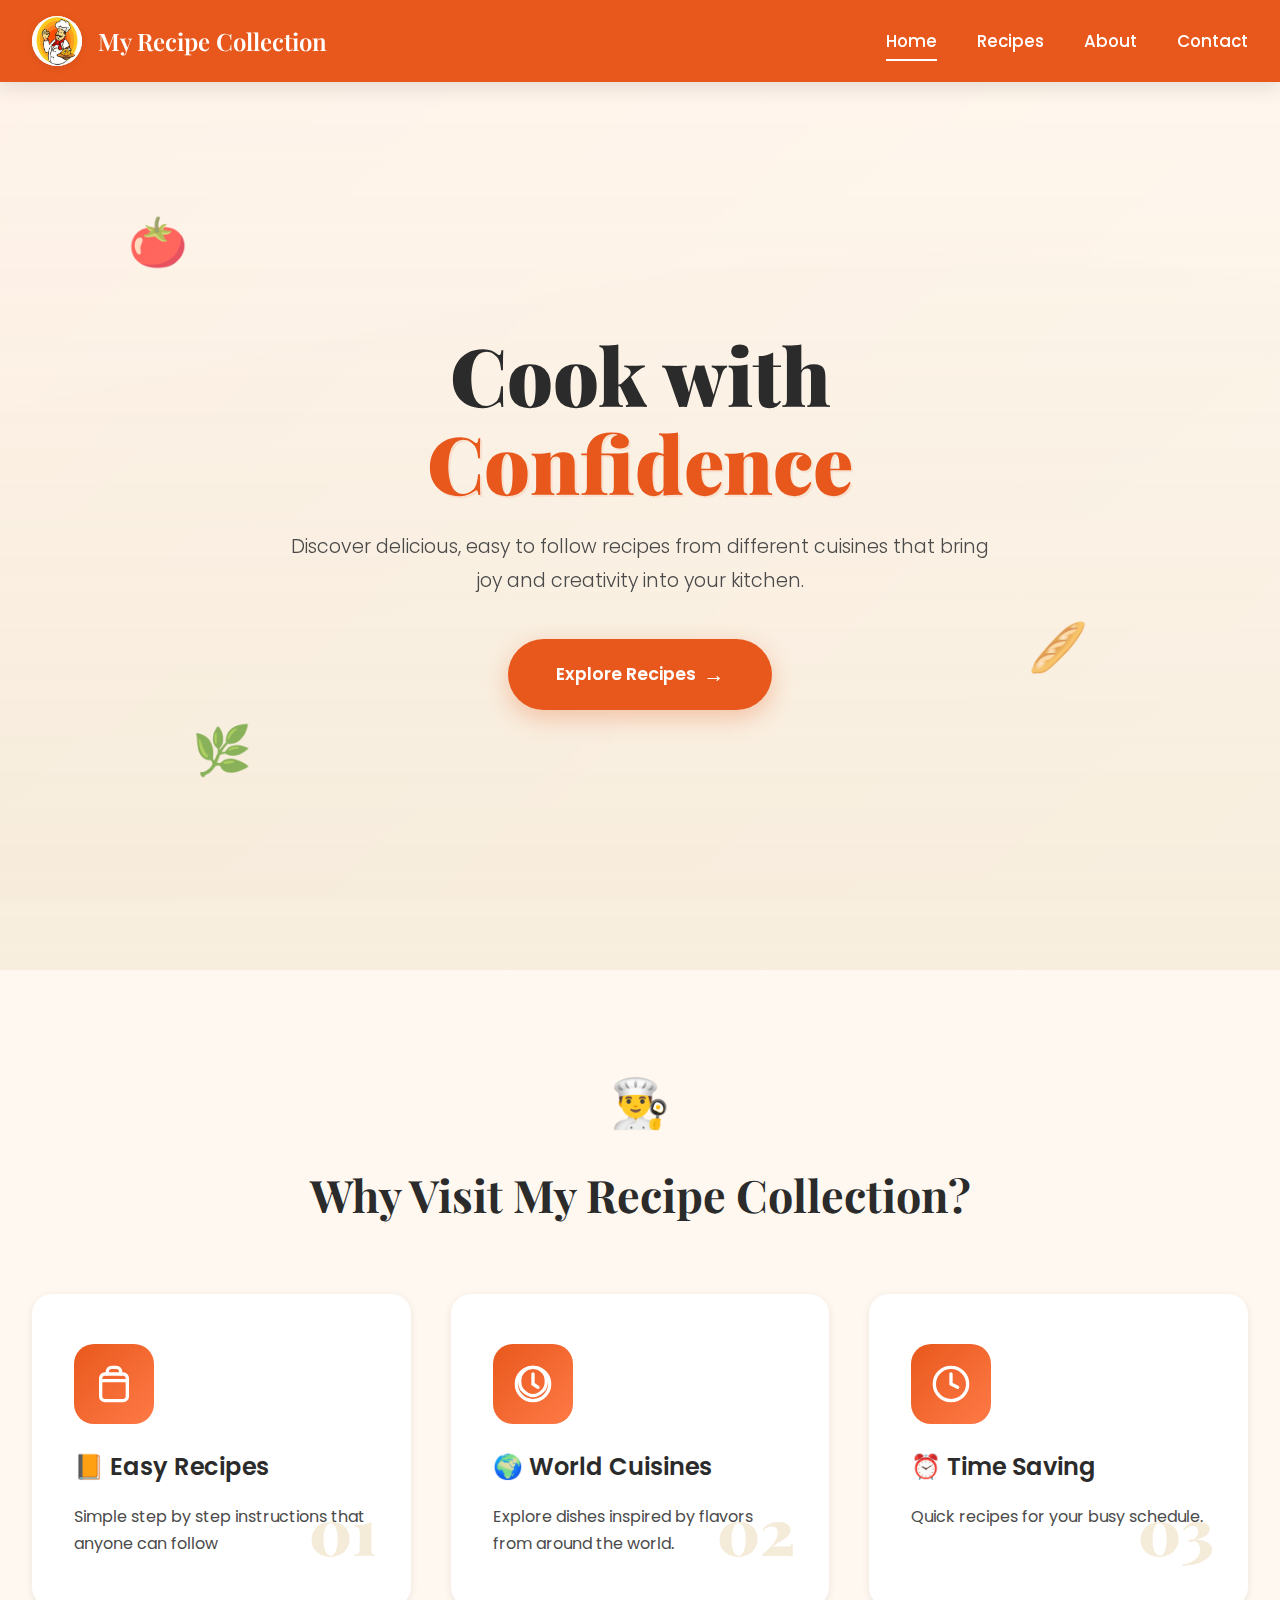
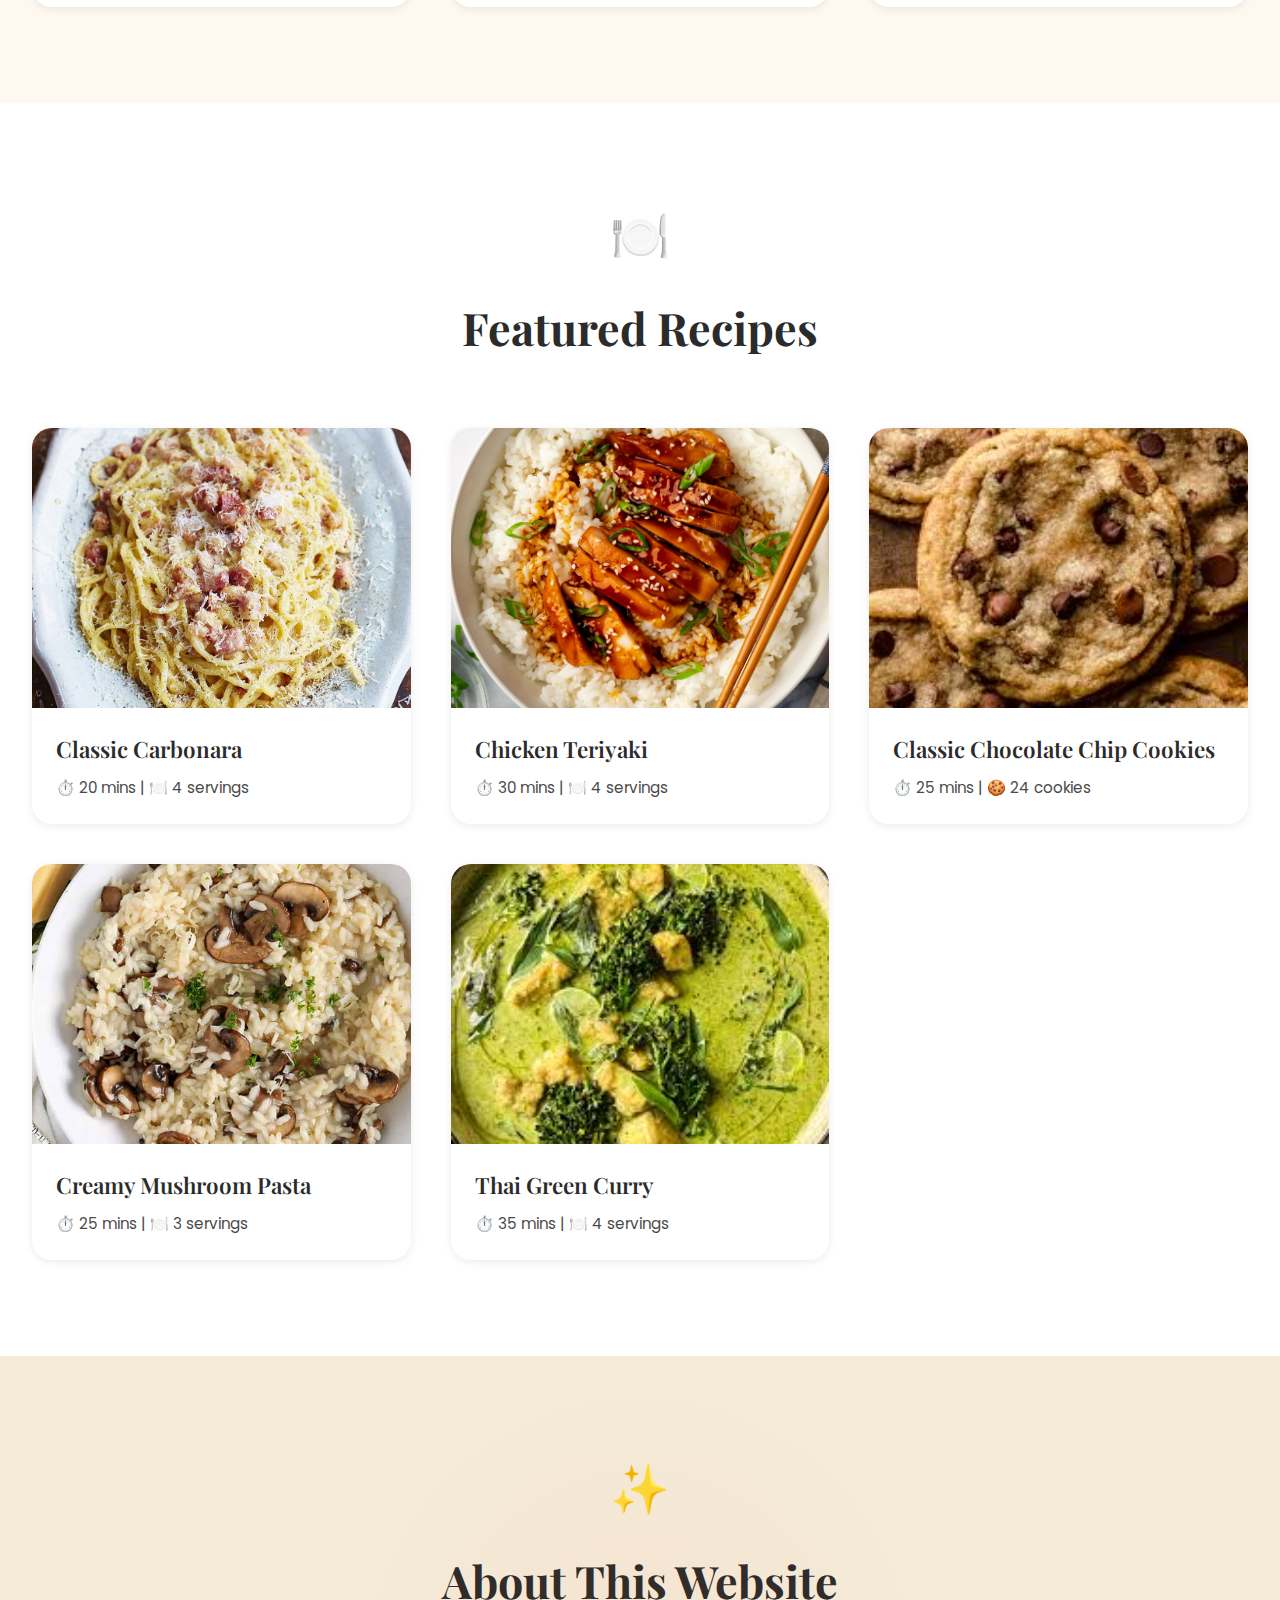
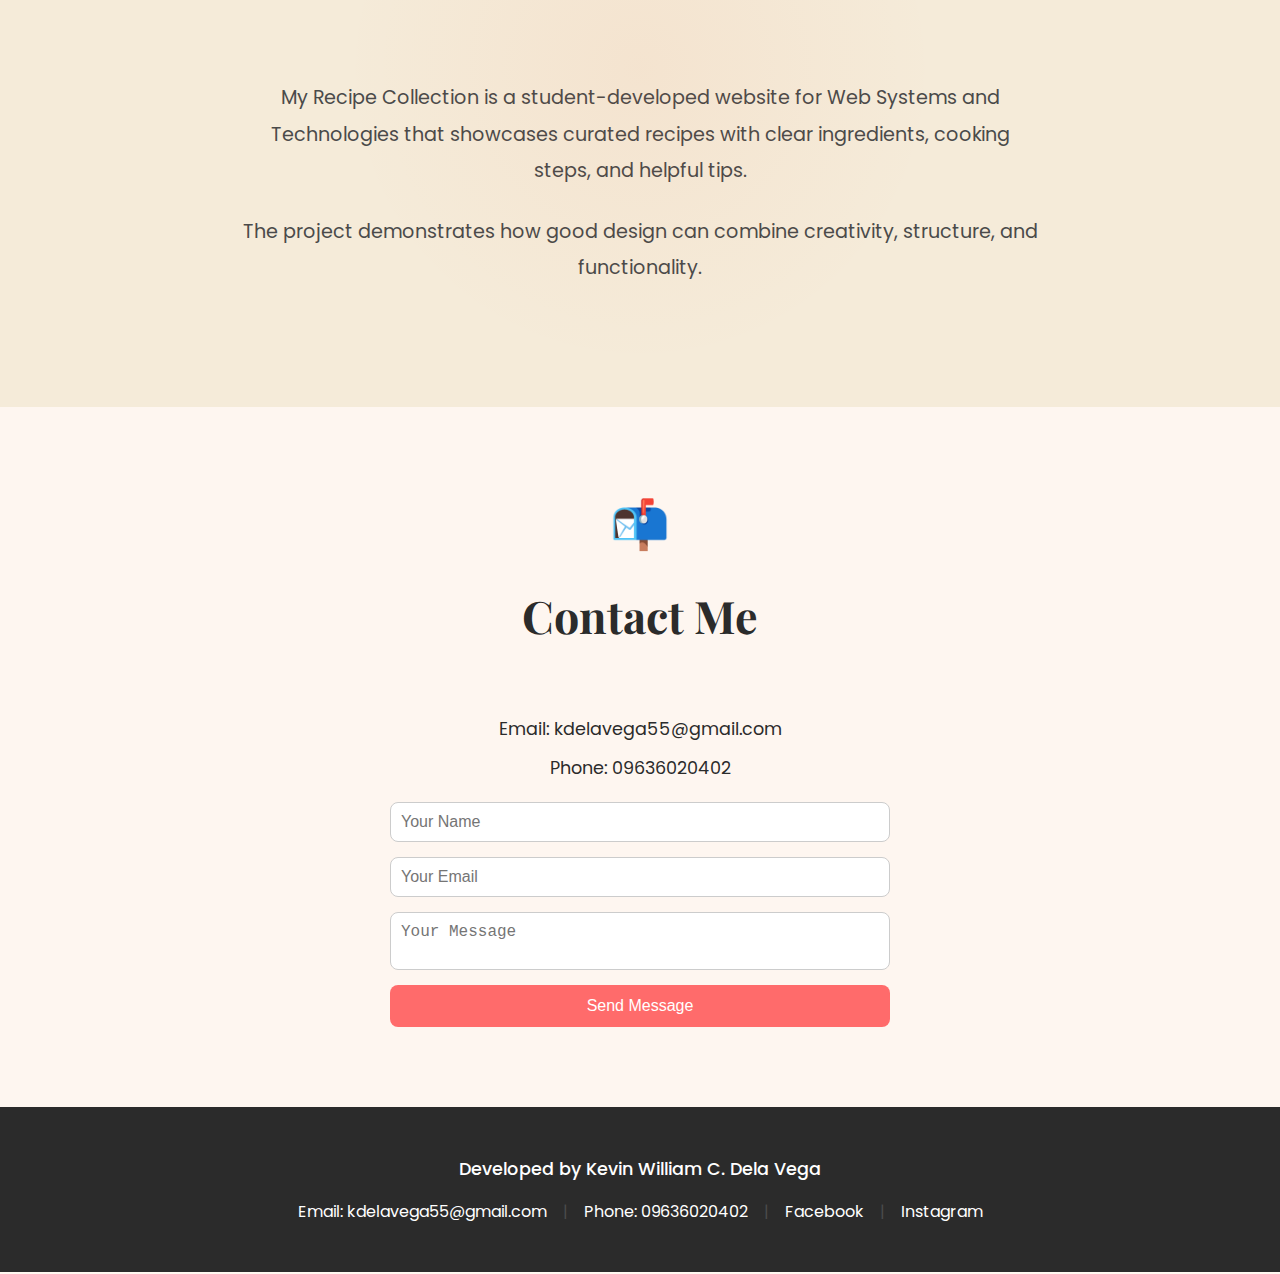
<file: index.html>
<!DOCTYPE html>
<html lang="en">
<head>
    <meta charset="UTF-8">
    <meta name="viewport" content="width=device-width, initial-scale=1.0">
    <title>My Recipe Collection - Cook with Confidence</title>
    
    <!-- Main Stylesheet -->
    <link rel="stylesheet" href="styles.css"> 
    <!-- Google Fonts -->
    <link rel="preconnect" href="https://fonts.googleapis.com">
    <link rel="preconnect" href="https://fonts.gstatic.com" crossorigin>
    <link href="https://fonts.googleapis.com/css2?family=Playfair+Display:wght@700;900&family=Poppins:wght@300;400;500;600&display=swap" rel="stylesheet">
</head>
<body>
    <!-- Navigation -->
    <nav class="navbar">
        <div class="nav-container">
            <div class="logo">
                <div class="logo-icon">
                    <img src="images/main-logo.jpg" alt="" id="main-logo">
                </div>
                <span class="logo-text">My Recipe Collection</span>
            </div>
            <ul class="nav-menu">
                <li class="nav-item"><a href="index.html" class="nav-link active">Home</a></li>
                <li class="nav-item"><a href="main.html" class="nav-link">Recipes</a></li>
                <li class="nav-item"><a href="about.html" class="nav-link">About</a></li>
                <li class="nav-item"><a href="contact.html" class="nav-link">Contact</a></li>
            </ul>
        </div>
    </nav>

    <!-- Hero Section -->
    <section class="hero" id="home">
        <div class="hero-overlay"></div>
        <div class="hero-content">
            <h1 class="hero-title">
                <span class="title-line">Cook with</span>
                <span class="title-line highlight">Confidence</span>
            </h1>
            <p class="hero-subtitle">
                Discover delicious, easy to follow recipes from different cuisines that bring<br>
                joy and creativity into your kitchen.
            </p>
                <a href="main.html" class="cta-button">
                    Explore Recipes
                    <span class="button-arrow">→</span>
                </a>
        </div>
        <div class="hero-decoration">
            <div class="floating-ingredient ingredient-1">🍅</div>
            <div class="floating-ingredient ingredient-2">🥖</div>
            <div class="floating-ingredient ingredient-3">🌿</div>
        </div>
    </section>

    <!-- Features Section -->
    <section class="features">
        <div class="section-header">
            <div class="section-icon">👨‍🍳</div>
            <h2 class="section-title">Why Visit My Recipe Collection?</h2>
        </div>
        <div class="features-grid">
            <!-- Feature 1 -->
            <div class="feature-card">
                <div class="feature-icon-wrapper">
                    <svg class="feature-icon" viewBox="0 0 24 24" fill="none" xmlns="http://www.w3.org/2000/svg">
                        <path d="M4 19.5C4 20.163 4.26339 20.7989 4.73223 21.2678C5.20107 21.7366 5.83696 22 6.5 22H17.5C18.163 22 18.7989 21.7366 19.2678 21.2678C19.7366 20.7989 20 20.163 20 19.5V8.5C20 7.83696 19.7366 7.20107 19.2678 6.73223C18.7989 6.26339 18.163 6 17.5 6H6.5C5.83696 6 5.20107 6.26339 4.73223 6.73223C4.26339 7.20107 4 7.83696 4 8.5V19.5Z" stroke="currentColor" stroke-width="2" stroke-linecap="round" stroke-linejoin="round"/>
                        <path d="M16 6V4.5C16 3.83696 15.7366 3.20107 15.2678 2.73223C14.7989 2.26339 14.163 2 13.5 2H10.5C9.83696 2 9.20107 2.26339 8.73223 2.73223C8.26339 3.20107 8 3.83696 8 4.5V6" stroke="currentColor" stroke-width="2" stroke-linecap="round" stroke-linejoin="round"/>
                        <path d="M4 10H20" stroke="currentColor" stroke-width="2" stroke-linecap="round" stroke-linejoin="round"/>
                    </svg>
                </div>
                <h3 class="feature-title">📙 Easy Recipes</h3>
                <p class="feature-description">
                    Simple step by step instructions that anyone can follow
                </p>
                <div class="feature-number">01</div>
            </div>

            <!-- Feature 2 -->
            <div class="feature-card">
                <div class="feature-icon-wrapper">
                    <svg class="feature-icon" viewBox="0 0 24 24" fill="none" xmlns="http://www.w3.org/2000/svg">
                        <circle cx="12" cy="12" r="10" stroke="currentColor" stroke-width="2"/>
                        <path d="M12 2C9.87827 2 7.84344 2.84285 6.34315 4.34315C4.84285 5.84344 4 7.87827 4 10C4 12 4 14 6 16C8 18 10 19 12 19C14 19 16 18 18 16C20 14 20 12 20 10C20 7.87827 19.1571 5.84344 17.6569 4.34315C16.1566 2.84285 14.1217 2 12 2Z" stroke="currentColor" stroke-width="2"/>
                        <path d="M12 6V12L15 14" stroke="currentColor" stroke-width="2" stroke-linecap="round"/>
                    </svg>
                </div>
                <h3 class="feature-title">🌍 World Cuisines</h3>
                <p class="feature-description">
                    Explore dishes inspired by flavors from around the world.
                </p>
                <div class="feature-number">02</div>
            </div>

            <!-- Feature 3 -->
            <div class="feature-card">
                <div class="feature-icon-wrapper">
                    <svg class="feature-icon" viewBox="0 0 24 24" fill="none" xmlns="http://www.w3.org/2000/svg">
                        <circle cx="12" cy="12" r="10" stroke="currentColor" stroke-width="2"/>
                        <path d="M12 6V12L16 14" stroke="currentColor" stroke-width="2" stroke-linecap="round" stroke-linejoin="round"/>
                    </svg>
                </div>
                <h3 class="feature-title">⏰ Time Saving</h3>
                <p class="feature-description">
                    Quick recipes for your busy schedule.
                </p>
                <div class="feature-number">03</div>
            </div>
        </div>
    </section>

    <!-- Recipe Gallery Section -->
    <section class="recipes" id="recipes">
        <div class="section-header">
            <div class="section-icon">🍽️</div>
            <h2 class="section-title">Featured Recipes</h2>
        </div>
        <div class="recipe-grid">
            <!-- Recipe Card 1 -->
            <div class="recipe-card">
                <div class="recipe-image">
                    <img src="images/carbo.jpg" alt="Carbonara">
                    <div class="recipe-overlay">
                        <a href="activity1-p1.html" target="_blank" class="view-recipe-btn">View Recipe</a>
                    </div>
                </div>
                <div class="recipe-info">
                    <h3 class="recipe-title">Classic Carbonara</h3>
                    <p class="recipe-meta">⏱️ 20 mins | 🍽️ 4 servings</p>
                </div>
            </div>

            <!-- Recipe Card 2 -->
            <div class="recipe-card">
                <div class="recipe-image">
                    <img src="images/chicken-teriyaki.webp" alt="Chicken Teriyaki">
                    <div class="recipe-overlay">
                        <a href="activity1-p4.html" target="_blank" class="view-recipe-btn">View Recipe</a>
                    </div>
                </div>
                <div class="recipe-info">
                    <h3 class="recipe-title">Chicken Teriyaki</h3>
                    <p class="recipe-meta">⏱️ 30 mins | 🍽️ 4 servings</p>
                </div>
            </div>

            <!-- Recipe Card 3 -->
            <div class="recipe-card">
                <div class="recipe-image">
                    <img src="images/Classic Chocolate Chip Cookies.jpg" alt="Chocolate Chip Cookies">
                    <div class="recipe-overlay">
                        <a href="activity1-p3.html" target="_blank" class="view-recipe-btn">View Recipe</a>
                    </div>
                </div>
                <div class="recipe-info">
                    <h3 class="recipe-title">Classic Chocolate Chip Cookies</h3>
                    <p class="recipe-meta">⏱️ 25 mins | 🍪 24 cookies</p>
                </div>
            </div>

            <!-- Recipe Card 4 -->
            <div class="recipe-card">
                <div class="recipe-image">
                    <img src="images/creamtmushroom.jpg" alt="Creamy Mushroom Pasta">
                    <div class="recipe-overlay">
                        <a href="activity1-p5.html" target="_blank" class="view-recipe-btn">View Recipe</a>
                    </div>
                </div>
                <div class="recipe-info">
                    <h3 class="recipe-title">Creamy Mushroom Pasta</h3>
                    <p class="recipe-meta">⏱️ 25 mins | 🍽️ 3 servings</p>
                </div>
            </div>

            <!-- Recipe Card 5 -->
            <div class="recipe-card">
                <div class="recipe-image">
                    <img src="images/Thai Green Curry.jpg" alt="Thai Green Curry">
                    <div class="recipe-overlay">
                        <a href="activity1-p2.html" target="_blank" class="view-recipe-btn">View Recipe</a>
                    </div>
                </div>
                <div class="recipe-info">
                    <h3 class="recipe-title">Thai Green Curry</h3>
                    <p class="recipe-meta">⏱️ 35 mins | 🍽️ 4 servings</p>
                </div>
            </div>
        </div>
    </section>

    <!-- About Section -->
    <section class="about" id="about">
        <div class="about-container">
            <div class="section-header">
                <div class="section-icon">✨</div>
                <h2 class="section-title">About This Website</h2>
            </div>
            <div class="about-content">
                <p class="about-text">
                    My Recipe Collection is a student-developed website for Web Systems and Technologies that 
                    showcases curated recipes with clear ingredients, cooking steps, and helpful tips.
                </p>
                <p class="about-text">
                    The project demonstrates how good design can combine creativity, structure, 
                    and functionality.
                </p>
            </div>
            <div class="about-decoration"></div>
        </div>
    </section>

    <!-- Contact Section -->
    <section class="contact" id="contact">
        <div class="section-header">
            <div class="section-icon">📬</div>
            <h2 class="section-title">Contact Me</h2>
        </div>
        <div class="contact-content">
            <p>Email: kdelavega55@gmail.com</p>
            <p>Phone: 09636020402</p>
            <form class="contact-form">
                <input type="text" placeholder="Your Name" required>
                <input type="email" placeholder="Your Email" required>
                <textarea placeholder="Your Message" required></textarea>
                <button type="submit">Send Message</button>
            </form>
        </div>
    </section>

    <!-- Footer -->
    <footer class="footer">
        <div class="footer-content">
            <p class="footer-developer">Developed by Kevin William C. Dela Vega</p>
            <div class="footer-contact">
                <a href="mailto:kdelavega55@gmail.com" class="footer-link">Email: kdelavega55@gmail.com</a>
                <span class="footer-divider">|</span>
                <a href="tel:09636020402" class="footer-link">Phone: 09636020402</a>
                <span class="footer-divider">|</span>
                <a href="#" class="footer-link">Facebook</a>
                <span class="footer-divider">|</span>
                <a href="#" class="footer-link">Instagram</a>
            </div>
        </div>
    </footer>
</body>
</html>
</file>
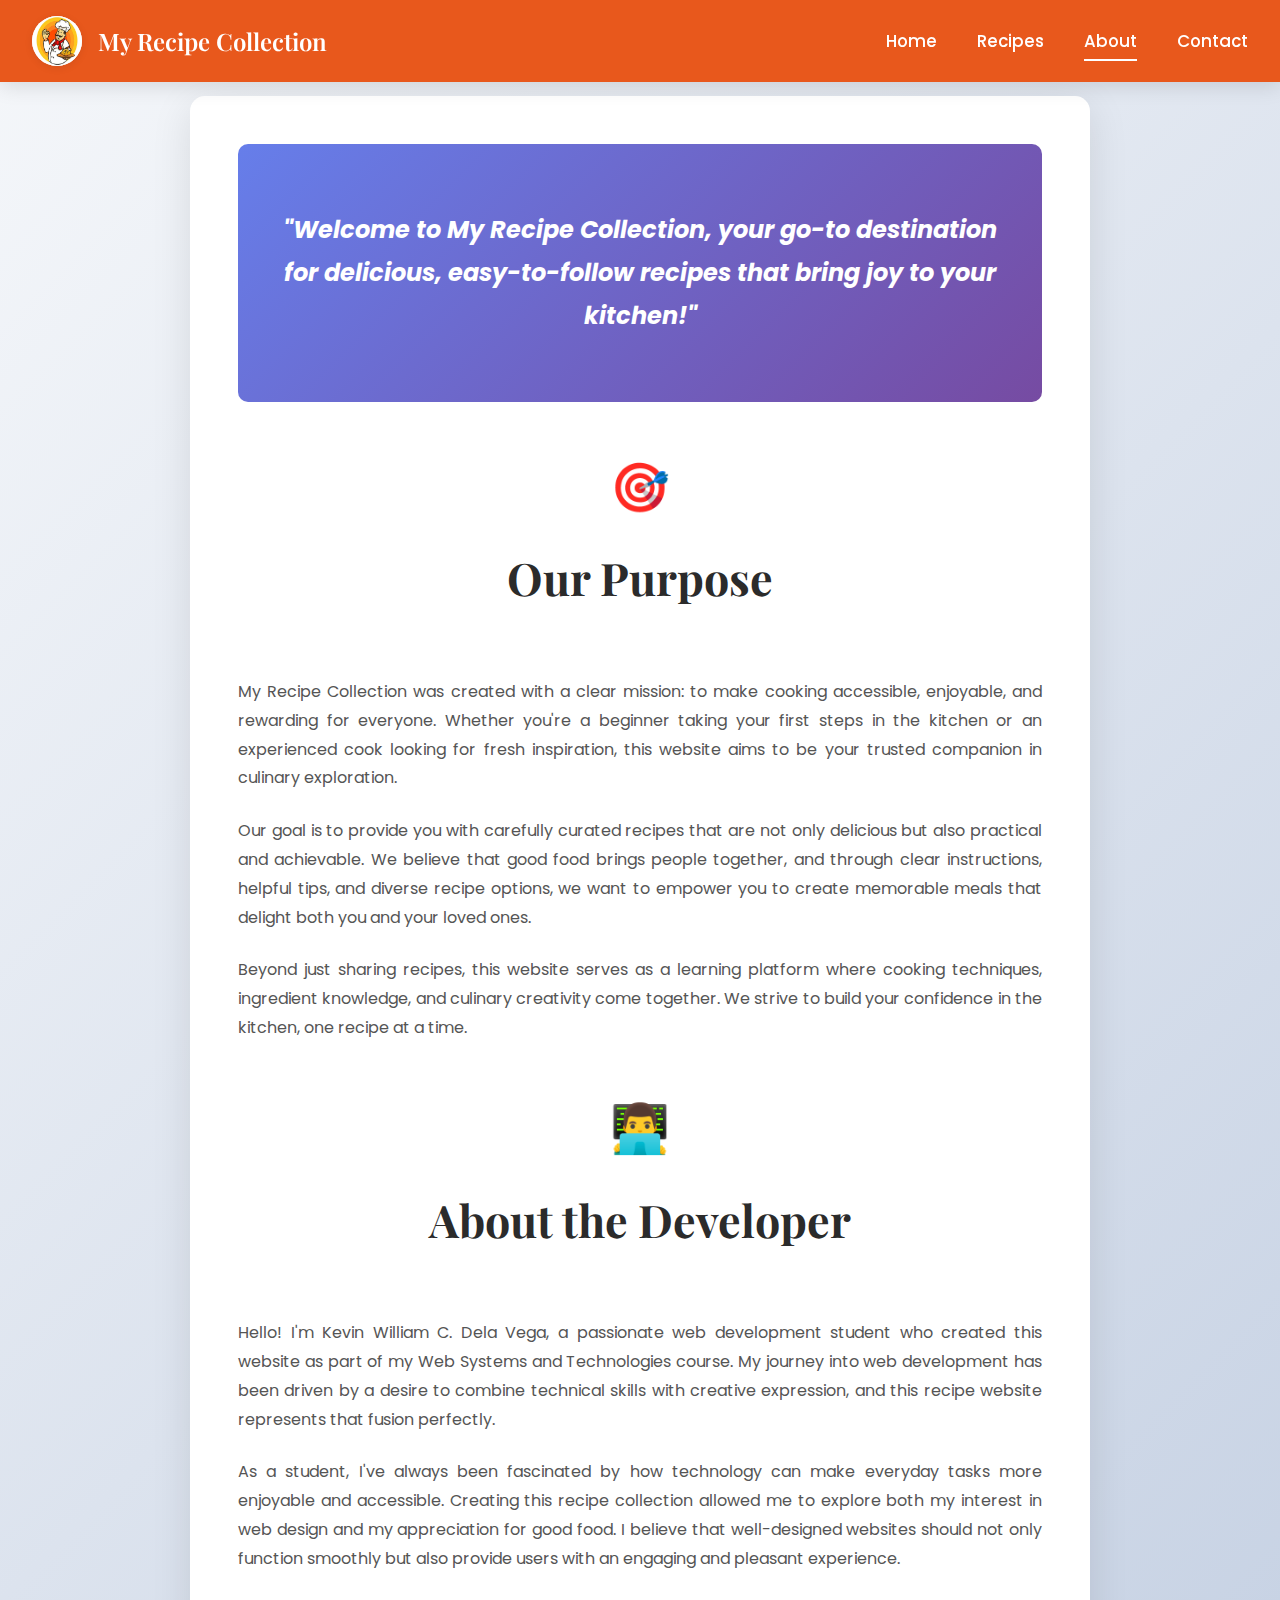
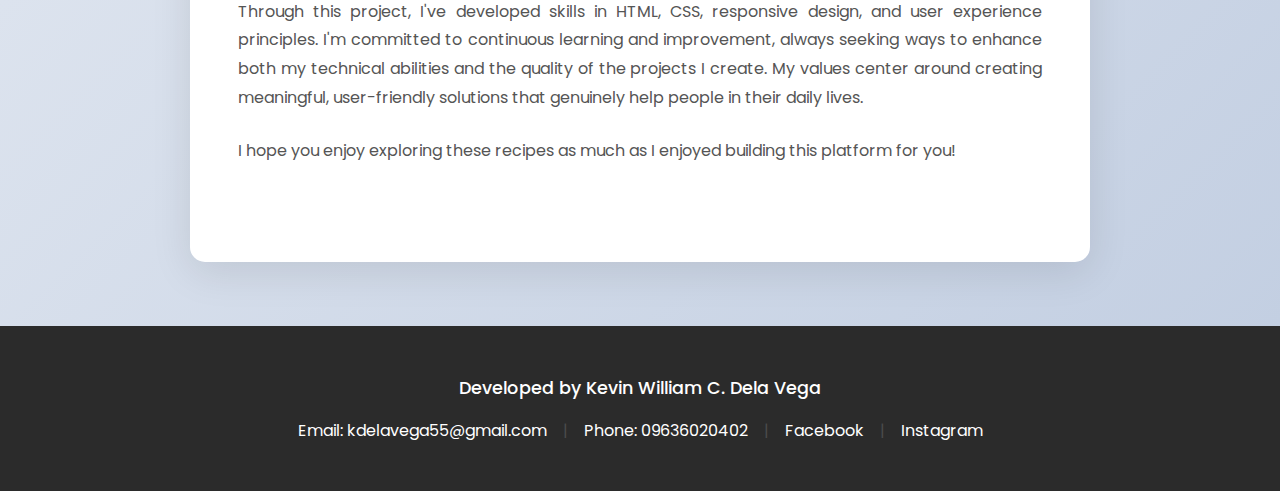
<file: about.html>
<!DOCTYPE html>
<html lang="en">
<head>
    <meta charset="UTF-8">
    <meta name="viewport" content="width=device-width, initial-scale=1.0">
    <title>About Us - My Recipe Collection</title>
    
    <!-- Main Stylesheet -->
    <link rel="stylesheet" href="styles.css">
    <!-- Google Fonts -->
    <link rel="preconnect" href="https://fonts.googleapis.com">
    <link rel="preconnect" href="https://fonts.gstatic.com" crossorigin>
    <link href="https://fonts.googleapis.com/css2?family=Playfair+Display:wght@700;900&family=Poppins:wght@300;400;500;600&display=swap" rel="stylesheet">
</head>
<body>
    <!-- Navigation -->
    <nav class="navbar">
        <div class="nav-container">
            <div class="logo">
                <div class="logo-icon">
                    <img src="images/main-logo.jpg" alt="" id="main-logo">
                </div>
                <span class="logo-text">My Recipe Collection</span>
            </div>
            <ul class="nav-menu">
                <li class="nav-item"><a href="index.html" class="nav-link">Home</a></li>
                <li class="nav-item"><a href="main.html" class="nav-link">Recipes</a></li>
                <li class="nav-item"><a href="about.html" class="nav-link active">About</a></li>
                <li class="nav-item"><a href="contact.html" class="nav-link">Contact</a></li>
            </ul>
        </div>
    </nav>

    <!-- About Page Content -->
    <section class="about-page">
        <div class="about-page-container">
            <!-- Introduction Statement Section -->
            <div class="intro-statement">
                <p style="font-weight: bold; font-style: italic; font-size: 1.5rem; text-align: center; color: #2c3e50; margin: 2rem 0;">
                    "Welcome to My Recipe Collection, your go-to destination for delicious, easy-to-follow recipes that bring joy to your kitchen!"
                </p>
            </div>

            <!-- Purpose Statement Section -->
            <div class="purpose-section">
                <div class="section-header">
                    <div class="section-icon">🎯</div>
                    <h2 class="section-title">Our Purpose</h2>
                </div>
                <div class="purpose-content">
                    <p>
                        My Recipe Collection was created with a clear mission: to make cooking accessible, enjoyable, and rewarding for everyone. Whether you're a beginner taking your first steps in the kitchen or an experienced cook looking for fresh inspiration, this website aims to be your trusted companion in culinary exploration.
                    </p>
                    <p>
                        Our goal is to provide you with carefully curated recipes that are not only delicious but also practical and achievable. We believe that good food brings people together, and through clear instructions, helpful tips, and diverse recipe options, we want to empower you to create memorable meals that delight both you and your loved ones.
                    </p>
                    <p>
                        Beyond just sharing recipes, this website serves as a learning platform where cooking techniques, ingredient knowledge, and culinary creativity come together. We strive to build your confidence in the kitchen, one recipe at a time.
                    </p>
                </div>
            </div>

            <!-- Author's Info Section -->
            <div class="author-section">
                <div class="section-header">
                    <div class="section-icon">👨‍💻</div>
                    <h2 class="section-title">About the Developer</h2>
                </div>
                <div class="author-content">
                    <p>
                        Hello! I'm Kevin William C. Dela Vega, a passionate web development student who created this website as part of my Web Systems and Technologies course. My journey into web development has been driven by a desire to combine technical skills with creative expression, and this recipe website represents that fusion perfectly.
                    </p>
                    <p>
                        As a student, I've always been fascinated by how technology can make everyday tasks more enjoyable and accessible. Creating this recipe collection allowed me to explore both my interest in web design and my appreciation for good food. I believe that well-designed websites should not only function smoothly but also provide users with an engaging and pleasant experience.
                    </p>
                    <p>
                        Through this project, I've developed skills in HTML, CSS, responsive design, and user experience principles. I'm committed to continuous learning and improvement, always seeking ways to enhance both my technical abilities and the quality of the projects I create. My values center around creating meaningful, user-friendly solutions that genuinely help people in their daily lives.
                    </p>
                    <p>
                        I hope you enjoy exploring these recipes as much as I enjoyed building this platform for you!
                    </p>
                </div>
            </div>
        </div>
    </section>

    <!-- Footer -->
    <footer class="footer">
        <div class="footer-content">
            <p class="footer-developer">Developed by Kevin William C. Dela Vega</p>
            <div class="footer-contact">
                <a href="mailto:kdelavega55@gmail.com" class="footer-link">Email: kdelavega55@gmail.com</a>
                <span class="footer-divider">|</span>
                <a href="tel:09636020402" class="footer-link">Phone: 09636020402</a>
                <span class="footer-divider">|</span>
                <a href="#" class="footer-link">Facebook</a>
                <span class="footer-divider">|</span>
                <a href="#" class="footer-link">Instagram</a>
            </div>
        </div>
    </footer>
</body>
</html>
</file>
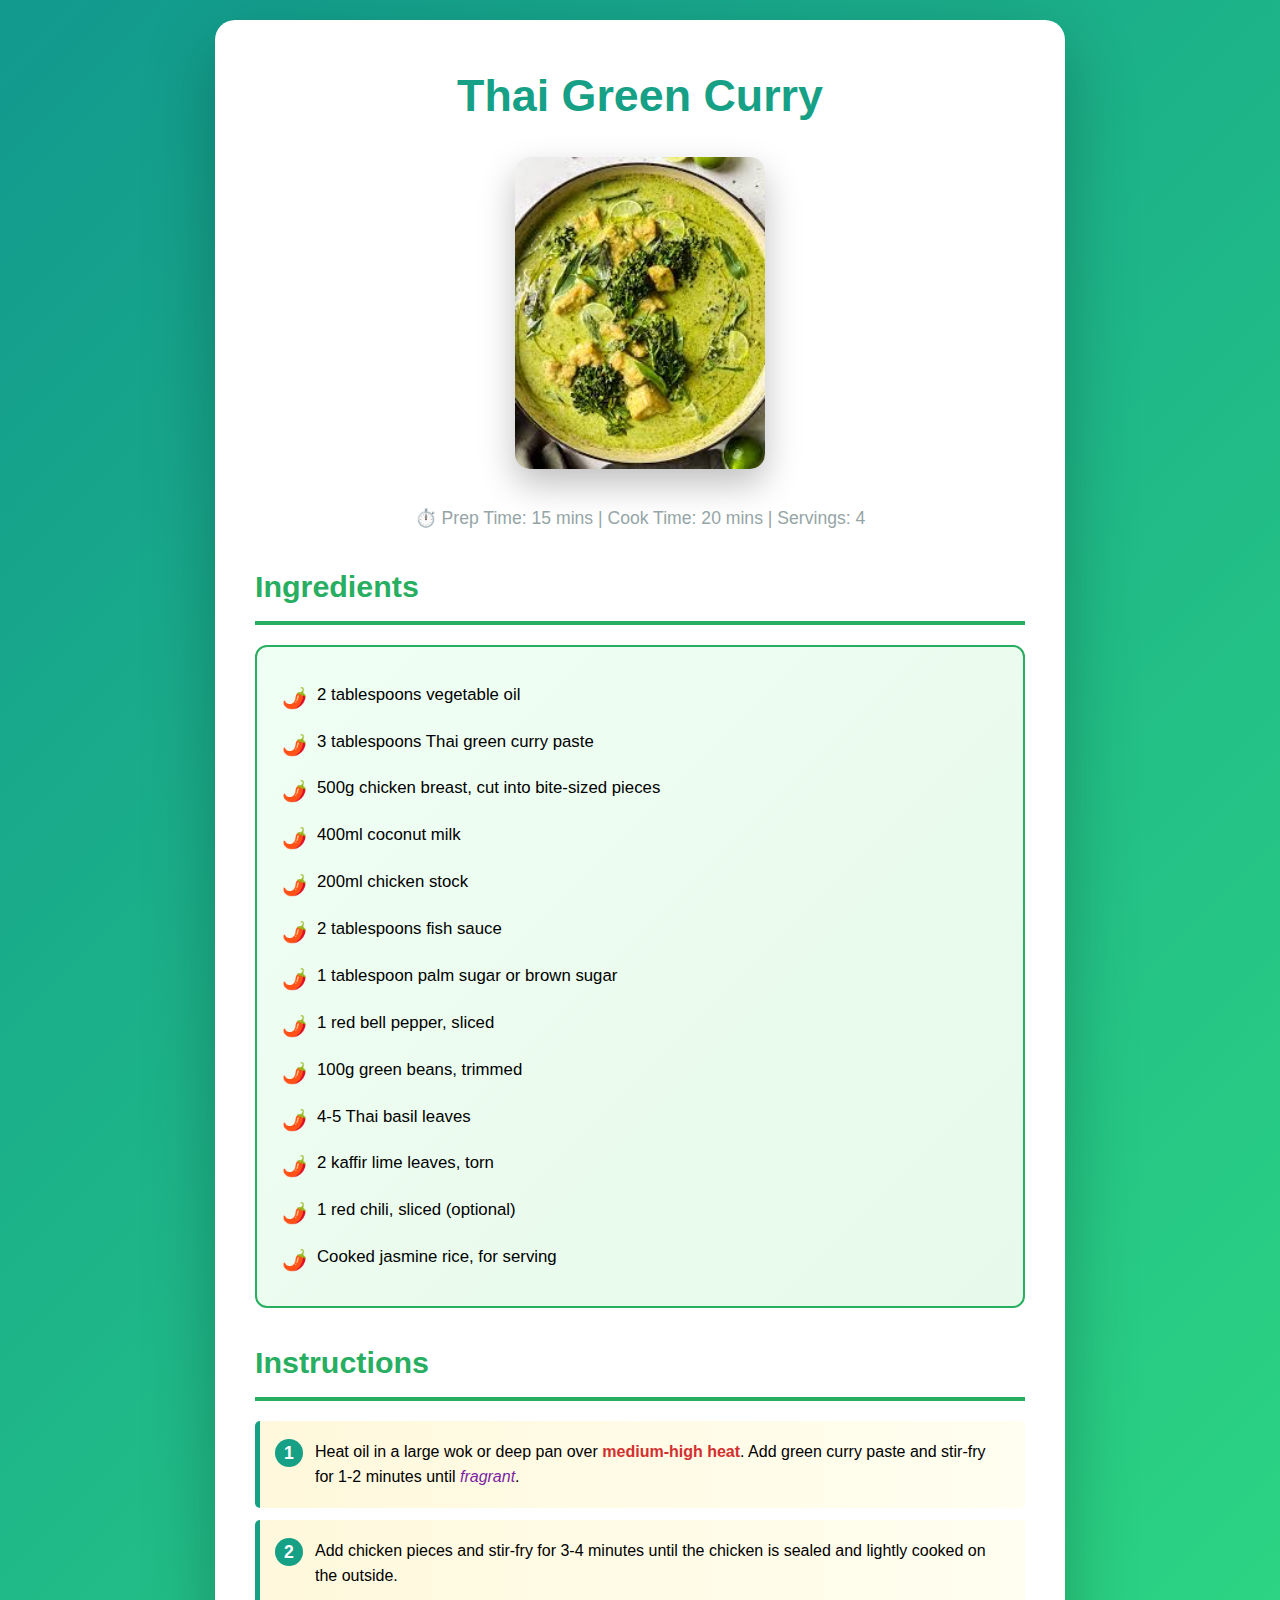
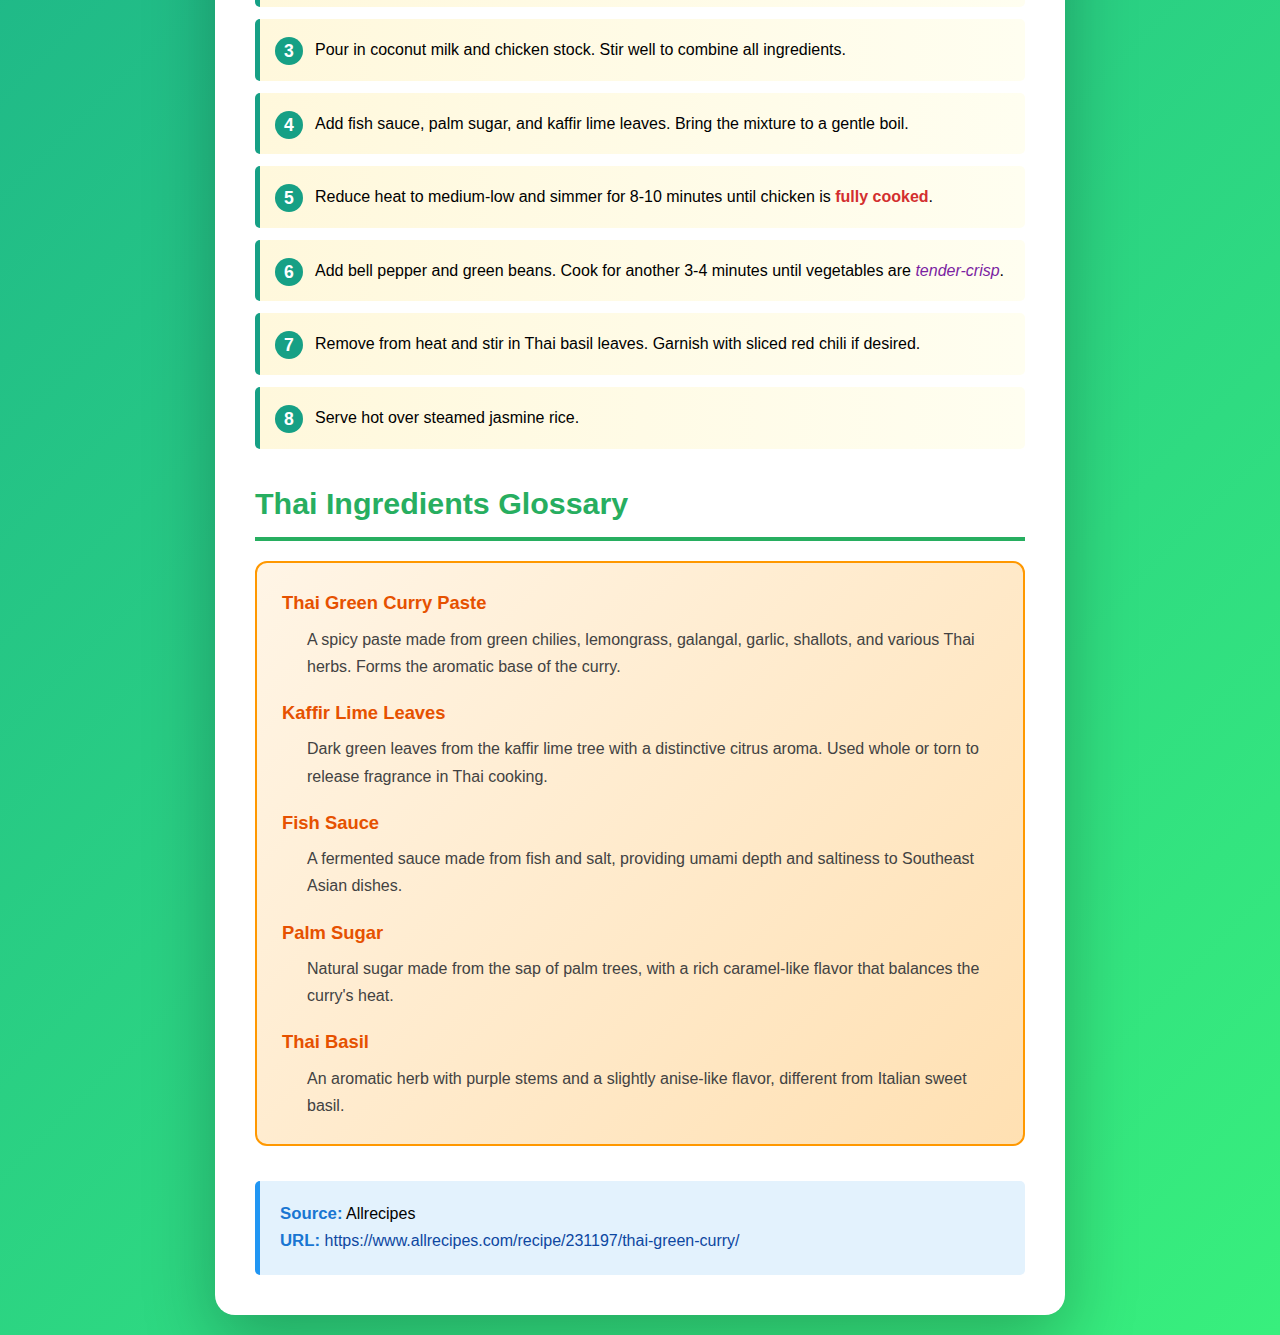
<file: activity1-p2.html>
<!DOCTYPE html>
<html lang="en">
<head>
    <meta charset="UTF-8">
    <meta name="viewport" content="width=device-width, initial-scale=1.0">
    <title>Thai Green Curry Recipe</title>
    <link rel="stylesheet" href="/css/act2.css">
</head>
<body>
    <div class="container">
        <h1>Thai Green Curry</h1>
        <img src="/images/Thai Green Curry.jpg" alt="Thai Green Curry" class="recipe-image">
        <p class="recipe-meta">⏱️ Prep Time: 15 mins | Cook Time: 20 mins | Servings: 4</p>
        
        <h2>Ingredients</h2>
        <div class="ingredients">
            <ul>
                <li>2 tablespoons vegetable oil</li>
                <li>3 tablespoons Thai green curry paste</li>
                <li>500g chicken breast, cut into bite-sized pieces</li>
                <li>400ml coconut milk</li>
                <li>200ml chicken stock</li>
                <li>2 tablespoons fish sauce</li>
                <li>1 tablespoon palm sugar or brown sugar</li>
                <li>1 red bell pepper, sliced</li>
                <li>100g green beans, trimmed</li>
                <li>4-5 Thai basil leaves</li>
                <li>2 kaffir lime leaves, torn</li>
                <li>1 red chili, sliced (optional)</li>
                <li>Cooked jasmine rice, for serving</li>
            </ul>
        </div>
        
        <h2>Instructions</h2>
        <ol>
            <li>Heat oil in a large wok or deep pan over <strong>medium-high heat</strong>. Add green curry paste and stir-fry for 1-2 minutes until <em>fragrant</em>.</li>
            <li>Add chicken pieces and stir-fry for 3-4 minutes until the chicken is sealed and lightly cooked on the outside.</li>
            <li>Pour in coconut milk and chicken stock. Stir well to combine all ingredients.</li>
            <li>Add fish sauce, palm sugar, and kaffir lime leaves. Bring the mixture to a gentle boil.</li>
            <li>Reduce heat to medium-low and simmer for 8-10 minutes until chicken is <strong>fully cooked</strong>.</li>
            <li>Add bell pepper and green beans. Cook for another 3-4 minutes until vegetables are <em>tender-crisp</em>.</li>
            <li>Remove from heat and stir in Thai basil leaves. Garnish with sliced red chili if desired.</li>
            <li>Serve hot over steamed jasmine rice.</li>
        </ol>
        
        <h2>Thai Ingredients Glossary</h2>
        <dl>
            <dt>Thai Green Curry Paste</dt>
            <dd>A spicy paste made from green chilies, lemongrass, galangal, garlic, shallots, and various Thai herbs. Forms the aromatic base of the curry.</dd>
            
            <dt>Kaffir Lime Leaves</dt>
            <dd>Dark green leaves from the kaffir lime tree with a distinctive citrus aroma. Used whole or torn to release fragrance in Thai cooking.</dd>
            
            <dt>Fish Sauce</dt>
            <dd>A fermented sauce made from fish and salt, providing umami depth and saltiness to Southeast Asian dishes.</dd>
            
            <dt>Palm Sugar</dt>
            <dd>Natural sugar made from the sap of palm trees, with a rich caramel-like flavor that balances the curry's heat.</dd>
            
            <dt>Thai Basil</dt>
            <dd>An aromatic herb with purple stems and a slightly anise-like flavor, different from Italian sweet basil.</dd>
        </dl>
        
        <div class="source">
            <strong>Source:</strong> Allrecipes<br>
            <strong>URL:</strong> <a href="https://www.allrecipes.com/recipe/231197/thai-green-curry/" target="_blank">https://www.allrecipes.com/recipe/231197/thai-green-curry/</a>
        </div>
    </div>
</body>
</html>
</file>
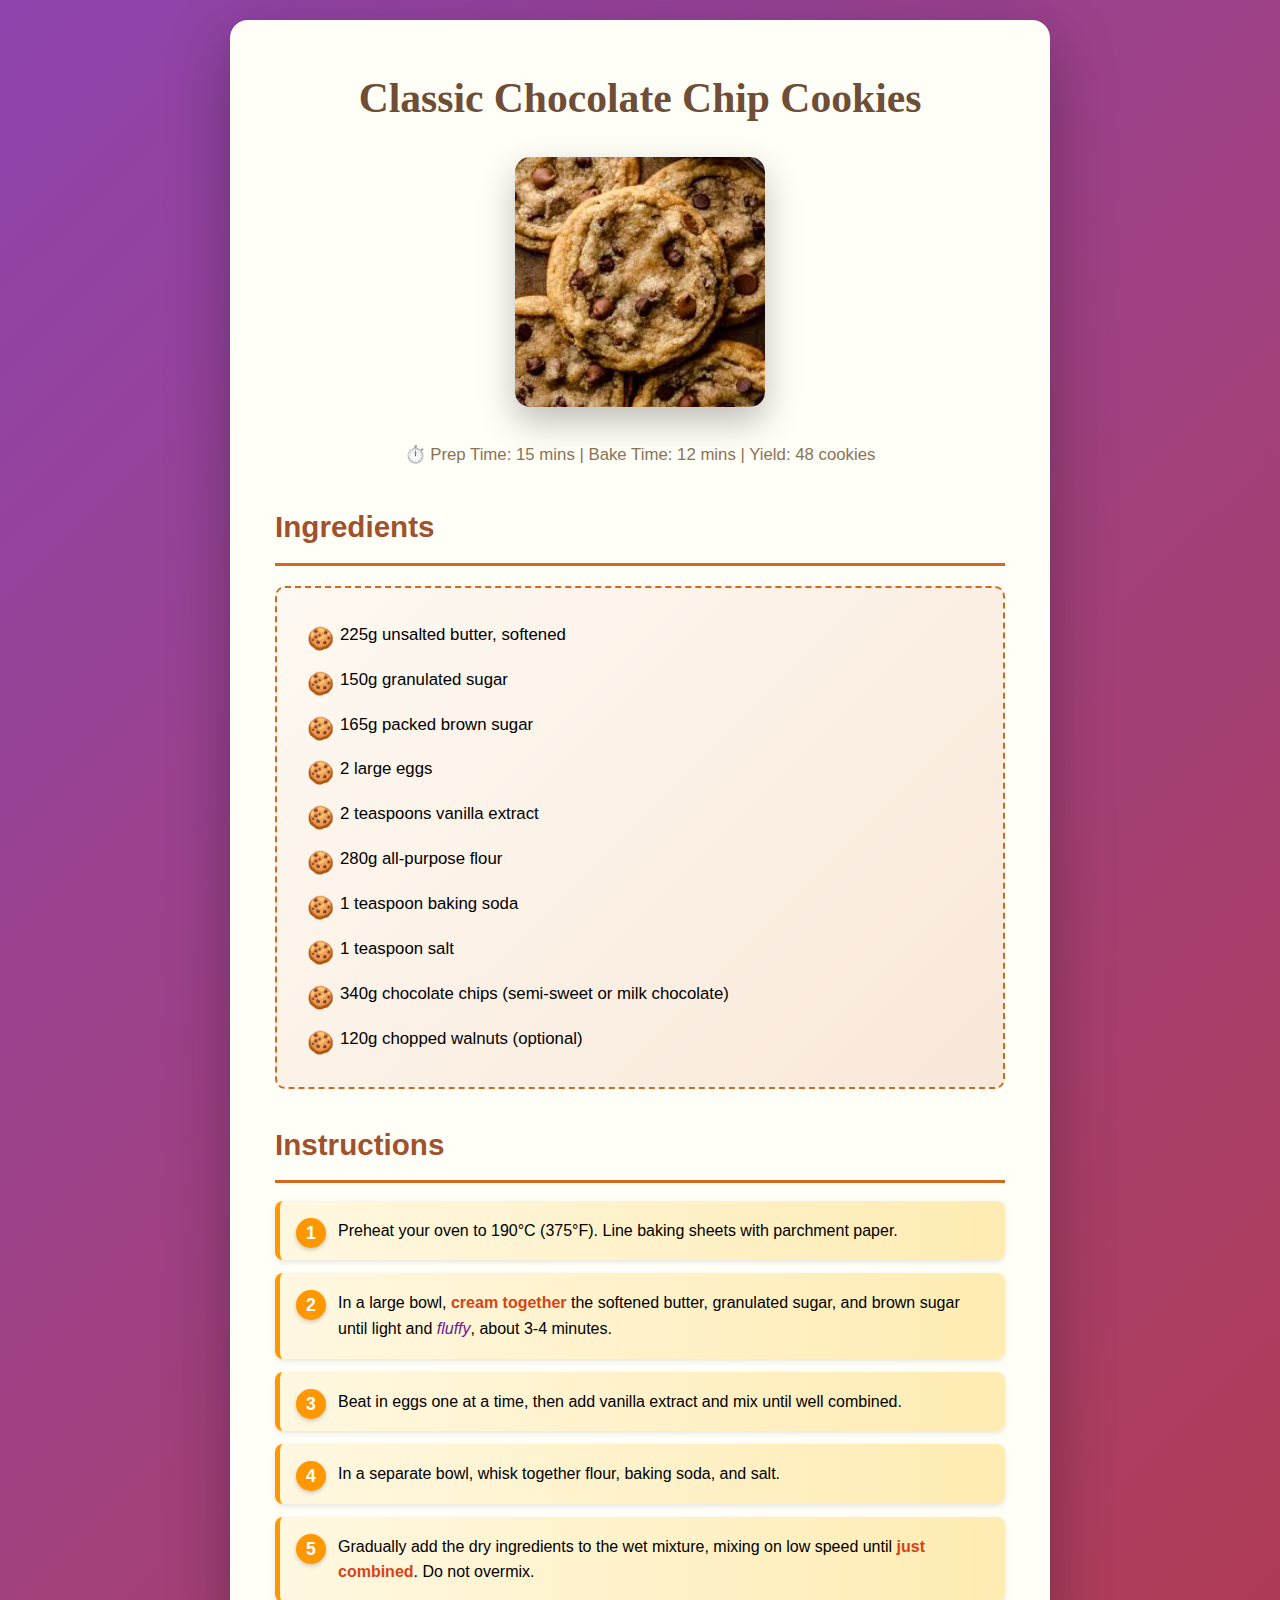
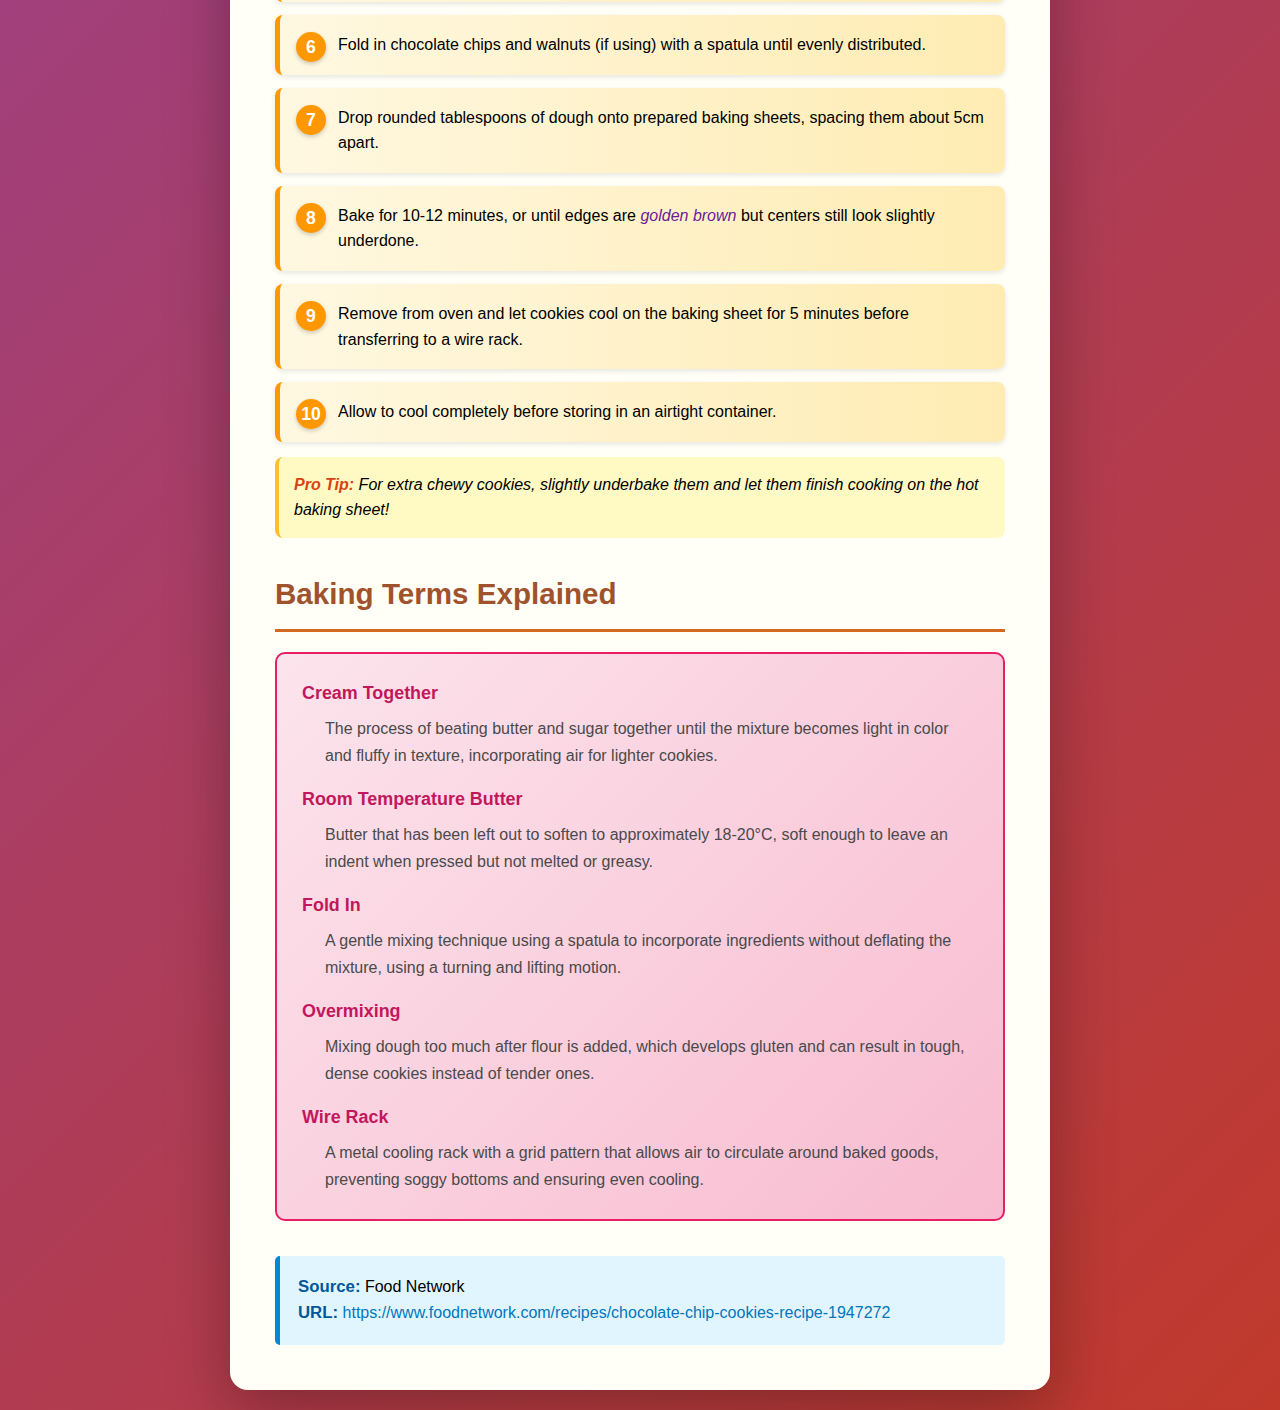
<file: activity1-p3.html>
<!DOCTYPE html>
<html lang="en">
<head>
    <meta charset="UTF-8">
    <meta name="viewport" content="width=device-width, initial-scale=1.0">
    <title>Classic Chocolate Chip Cookies Recipe</title>
    <link rel="stylesheet" href="css/act3.css">
  
</head>
<body>
    <div class="container">
        <h1>Classic Chocolate Chip Cookies</h1>
        <img src="images/Classic Chocolate Chip Cookies.jpg" alt="Classic Chocolate Chip Cookies " class="recipe-image">
        <p class="recipe-meta">⏱️ Prep Time: 15 mins | Bake Time: 12 mins | Yield: 48 cookies</p>
        
        <h2>Ingredients</h2>
        <div class="ingredients">
            <ul>
                <li>225g unsalted butter, softened</li>
                <li>150g granulated sugar</li>
                <li>165g packed brown sugar</li>
                <li>2 large eggs</li>
                <li>2 teaspoons vanilla extract</li>
                <li>280g all-purpose flour</li>
                <li>1 teaspoon baking soda</li>
                <li>1 teaspoon salt</li>
                <li>340g chocolate chips (semi-sweet or milk chocolate)</li>
                <li>120g chopped walnuts (optional)</li>
            </ul>
        </div>
        
        <h2>Instructions</h2>
        <ol>
            <li>Preheat your oven to 190°C (375°F). Line baking sheets with parchment paper.</li>
            <li>In a large bowl, <strong>cream together</strong> the softened butter, granulated sugar, and brown sugar until light and <em>fluffy</em>, about 3-4 minutes.</li>
            <li>Beat in eggs one at a time, then add vanilla extract and mix until well combined.</li>
            <li>In a separate bowl, whisk together flour, baking soda, and salt.</li>
            <li>Gradually add the dry ingredients to the wet mixture, mixing on low speed until <strong>just combined</strong>. Do not overmix.</li>
            <li>Fold in chocolate chips and walnuts (if using) with a spatula until evenly distributed.</li>
            <li>Drop rounded tablespoons of dough onto prepared baking sheets, spacing them about 5cm apart.</li>
            <li>Bake for 10-12 minutes, or until edges are <em>golden brown</em> but centers still look slightly underdone.</li>
            <li>Remove from oven and let cookies cool on the baking sheet for 5 minutes before transferring to a wire rack.</li>
            <li>Allow to cool completely before storing in an airtight container.</li>
        </ol>
        
        <div class="note">
            <strong>Pro Tip:</strong> For extra chewy cookies, slightly underbake them and let them finish cooking on the hot baking sheet!
        </div>
        
        <h2>Baking Terms Explained</h2>
        <dl>
            <dt>Cream Together</dt>
            <dd>The process of beating butter and sugar together until the mixture becomes light in color and fluffy in texture, incorporating air for lighter cookies.</dd>
            
            <dt>Room Temperature Butter</dt>
            <dd>Butter that has been left out to soften to approximately 18-20°C, soft enough to leave an indent when pressed but not melted or greasy.</dd>
            
            <dt>Fold In</dt>
            <dd>A gentle mixing technique using a spatula to incorporate ingredients without deflating the mixture, using a turning and lifting motion.</dd>
            
            <dt>Overmixing</dt>
            <dd>Mixing dough too much after flour is added, which develops gluten and can result in tough, dense cookies instead of tender ones.</dd>
            
            <dt>Wire Rack</dt>
            <dd>A metal cooling rack with a grid pattern that allows air to circulate around baked goods, preventing soggy bottoms and ensuring even cooling.</dd>
        </dl>
        
        <div class="source">
            <strong>Source:</strong> Food Network<br>
            <strong>URL:</strong> <a href="https://www.foodnetwork.com/recipes/chocolate-chip-cookies-recipe-1947272" target="_blank">https://www.foodnetwork.com/recipes/chocolate-chip-cookies-recipe-1947272</a>
        </div>
    </div>
</body>
</html>
</file>
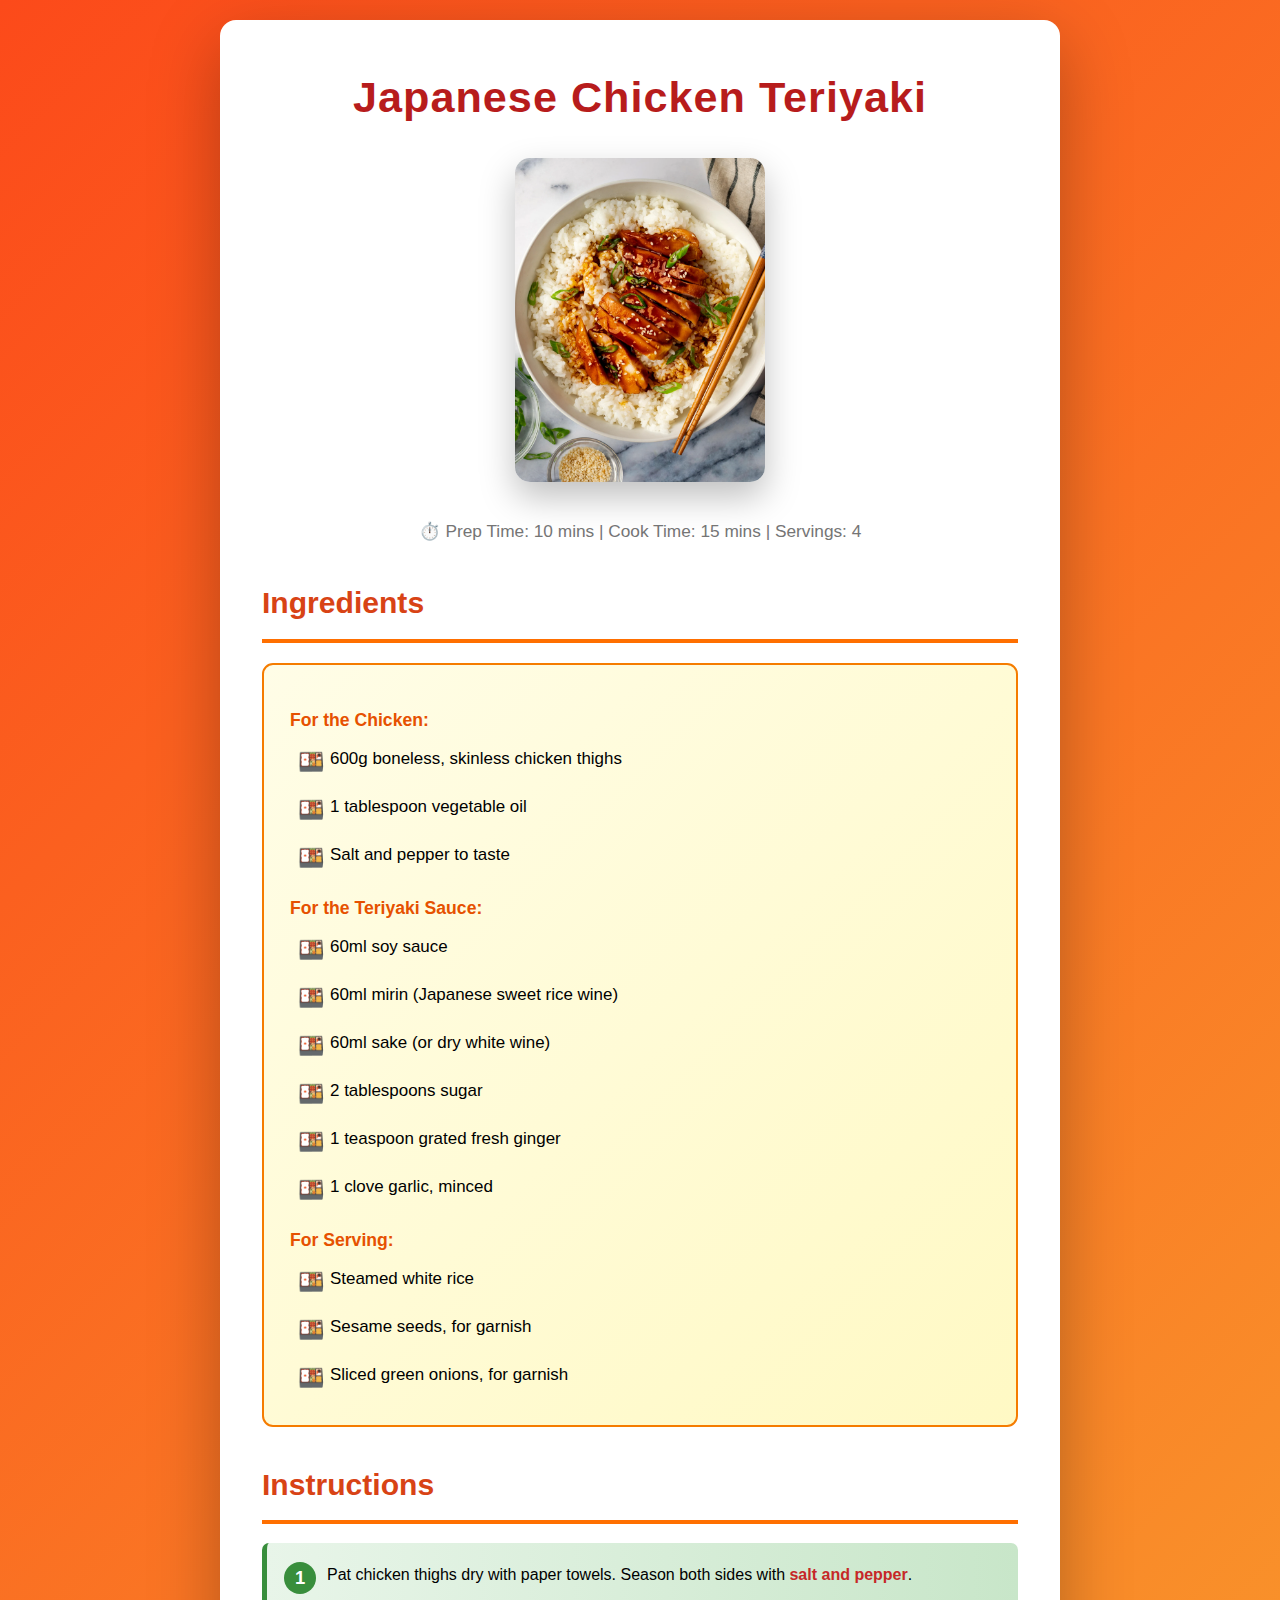
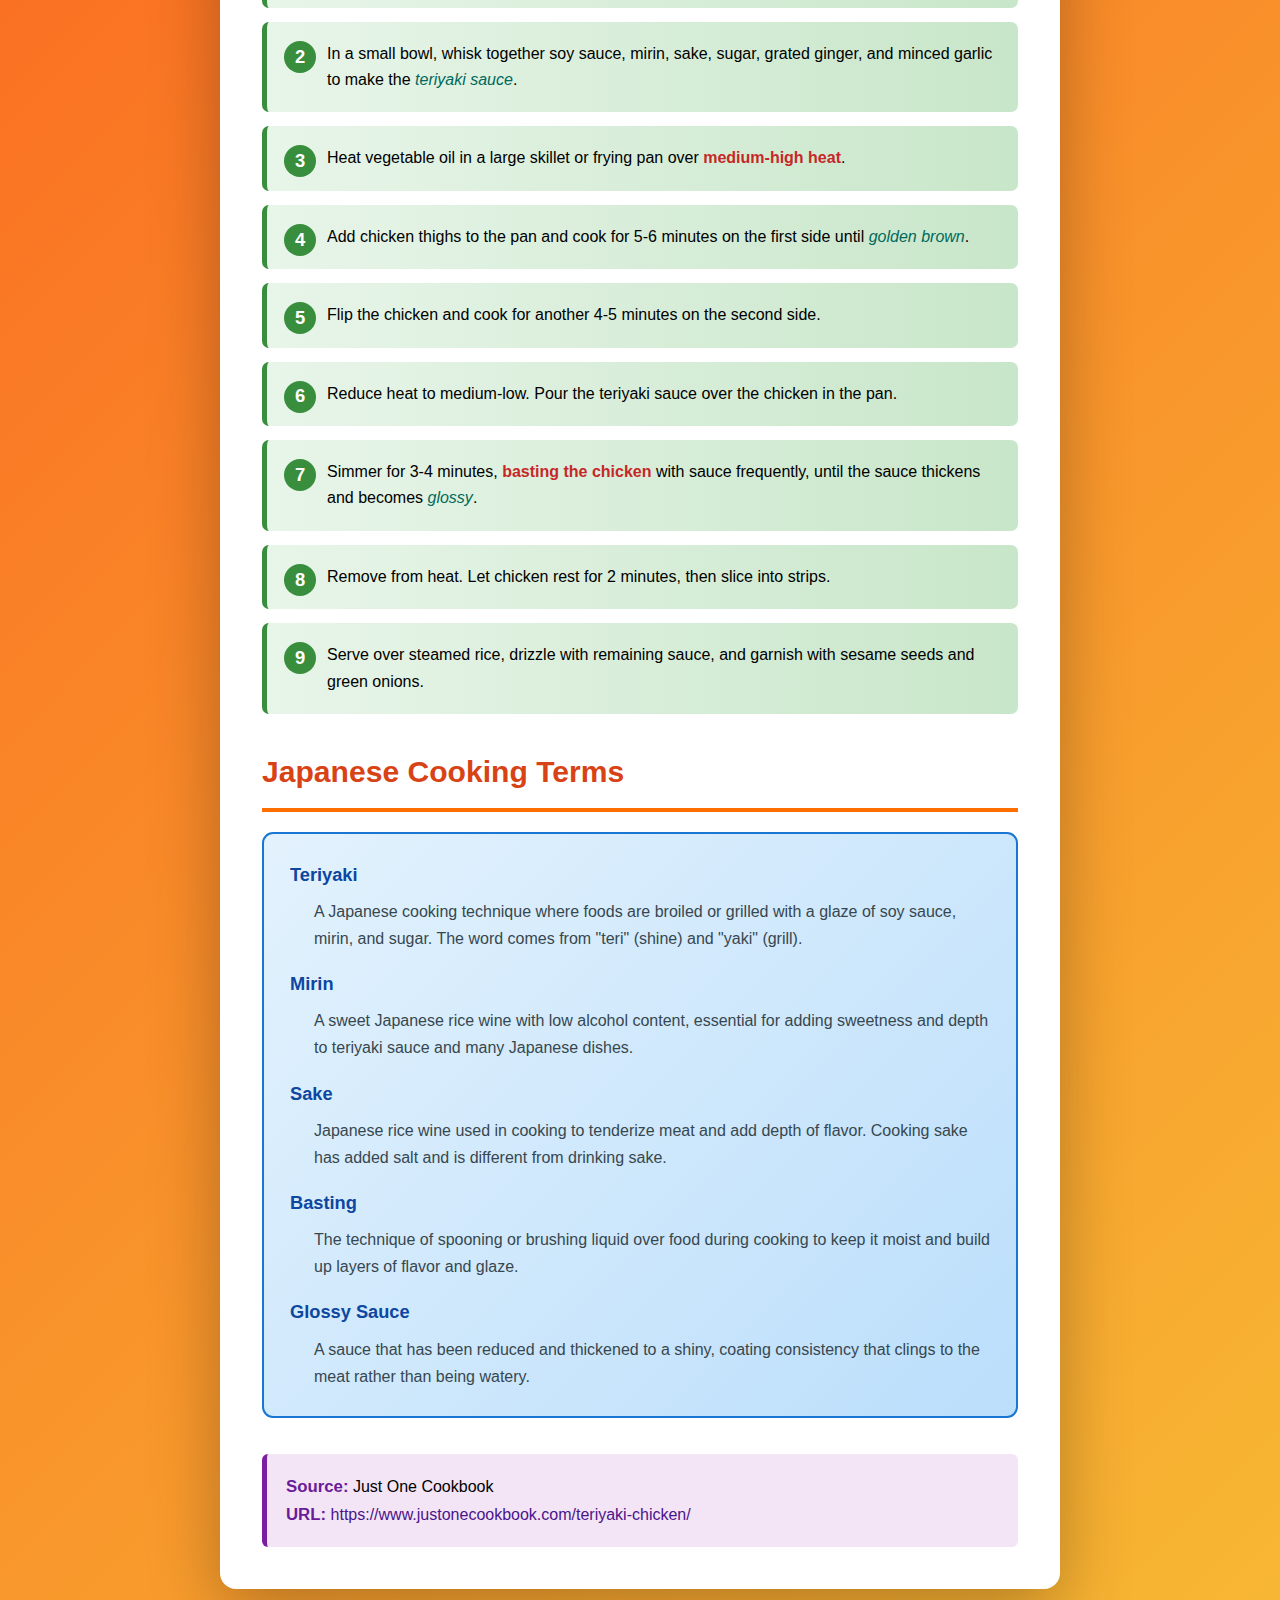
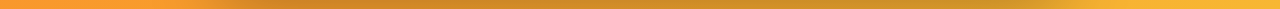
<file: activity1-p4.html>
<!DOCTYPE html>
<html lang="en">
<head>
    <meta charset="UTF-8">
    <meta name="viewport" content="width=device-width, initial-scale=1.0">
    <title>Japanese Chicken Teriyaki Recipe</title>
    <link rel="stylesheet" href="/css/act4.css">
</head>
<body>
    <div class="container">
        <h1>Japanese Chicken Teriyaki</h1>
        <img src="/images/chicken-teriyaki.webp" alt="Japanese Chicken Teriyaki" class="recipe-image">
        <p class="recipe-meta">⏱️ Prep Time: 10 mins | Cook Time: 15 mins | Servings: 4</p>
        
        <h2>Ingredients</h2>
        <div class="ingredients">
            <p class="subheading">For the Chicken:</p>
            <ul>
                <li>600g boneless, skinless chicken thighs</li>
                <li>1 tablespoon vegetable oil</li>
                <li>Salt and pepper to taste</li>
            </ul>
            
            <p class="subheading">For the Teriyaki Sauce:</p>
            <ul>
                <li>60ml soy sauce</li>
                <li>60ml mirin (Japanese sweet rice wine)</li>
                <li>60ml sake (or dry white wine)</li>
                <li>2 tablespoons sugar</li>
                <li>1 teaspoon grated fresh ginger</li>
                <li>1 clove garlic, minced</li>
            </ul>
            
            <p class="subheading">For Serving:</p>
            <ul>
                <li>Steamed white rice</li>
                <li>Sesame seeds, for garnish</li>
                <li>Sliced green onions, for garnish</li>
            </ul>
        </div>
        
        <h2>Instructions</h2>
        <ol>
            <li>Pat chicken thighs dry with paper towels. Season both sides with <strong>salt and pepper</strong>.</li>
            <li>In a small bowl, whisk together soy sauce, mirin, sake, sugar, grated ginger, and minced garlic to make the <em>teriyaki sauce</em>.</li>
            <li>Heat vegetable oil in a large skillet or frying pan over <strong>medium-high heat</strong>.</li>
            <li>Add chicken thighs to the pan and cook for 5-6 minutes on the first side until <em>golden brown</em>.</li>
            <li>Flip the chicken and cook for another 4-5 minutes on the second side.</li>
            <li>Reduce heat to medium-low. Pour the teriyaki sauce over the chicken in the pan.</li>
            <li>Simmer for 3-4 minutes, <strong>basting the chicken</strong> with sauce frequently, until the sauce thickens and becomes <em>glossy</em>.</li>
            <li>Remove from heat. Let chicken rest for 2 minutes, then slice into strips.</li>
            <li>Serve over steamed rice, drizzle with remaining sauce, and garnish with sesame seeds and green onions.</li>
        </ol>
        
        <h2>Japanese Cooking Terms</h2>
        <dl>
            <dt>Teriyaki</dt>
            <dd>A Japanese cooking technique where foods are broiled or grilled with a glaze of soy sauce, mirin, and sugar. The word comes from "teri" (shine) and "yaki" (grill).</dd>
            
            <dt>Mirin</dt>
            <dd>A sweet Japanese rice wine with low alcohol content, essential for adding sweetness and depth to teriyaki sauce and many Japanese dishes.</dd>
            
            <dt>Sake</dt>
            <dd>Japanese rice wine used in cooking to tenderize meat and add depth of flavor. Cooking sake has added salt and is different from drinking sake.</dd>
            
            <dt>Basting</dt>
            <dd>The technique of spooning or brushing liquid over food during cooking to keep it moist and build up layers of flavor and glaze.</dd>
            
            <dt>Glossy Sauce</dt>
            <dd>A sauce that has been reduced and thickened to a shiny, coating consistency that clings to the meat rather than being watery.</dd>
        </dl>
        
        <div class="source">
            <strong>Source:</strong> Just One Cookbook<br>
            <strong>URL:</strong> <a href="https://www.justonecookbook.com/teriyaki-chicken/" target="_blank">https://www.justonecookbook.com/teriyaki-chicken/</a>
        </div>
    </div>
</body>
</html>
</file>
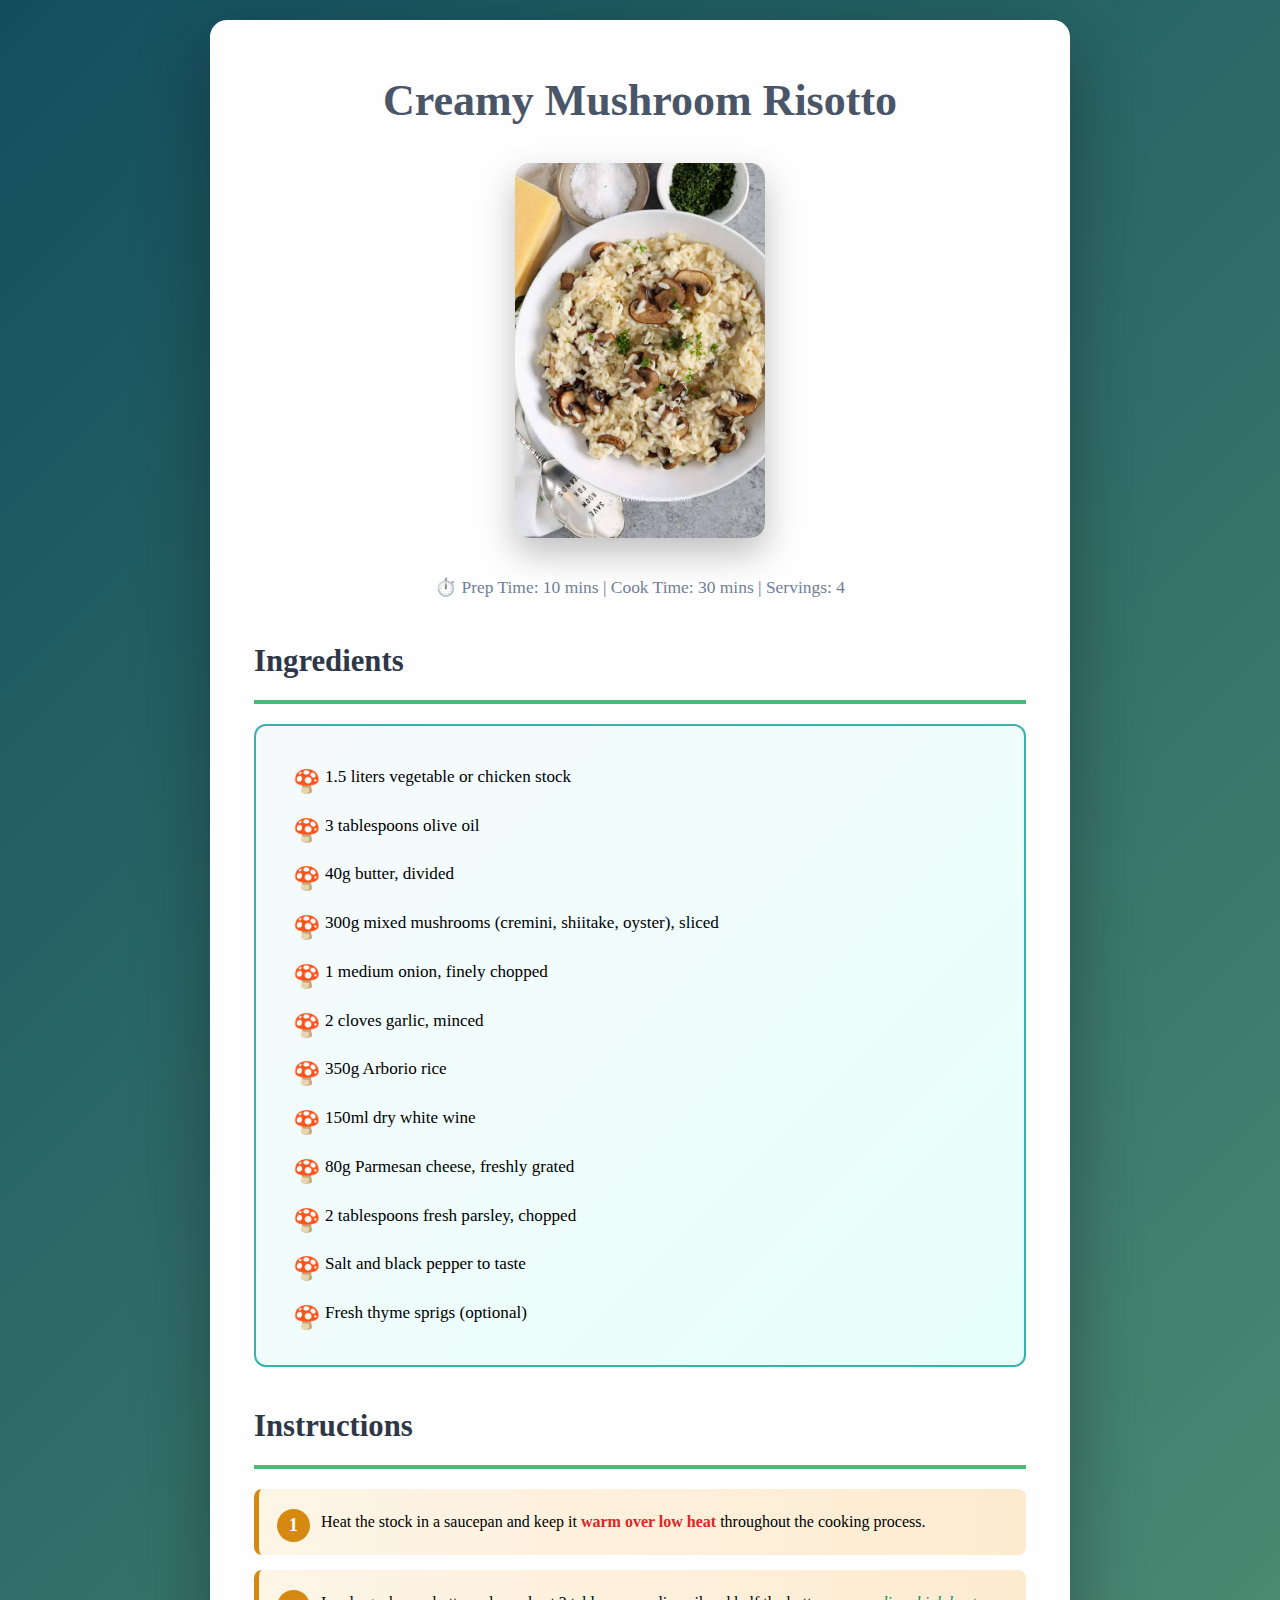
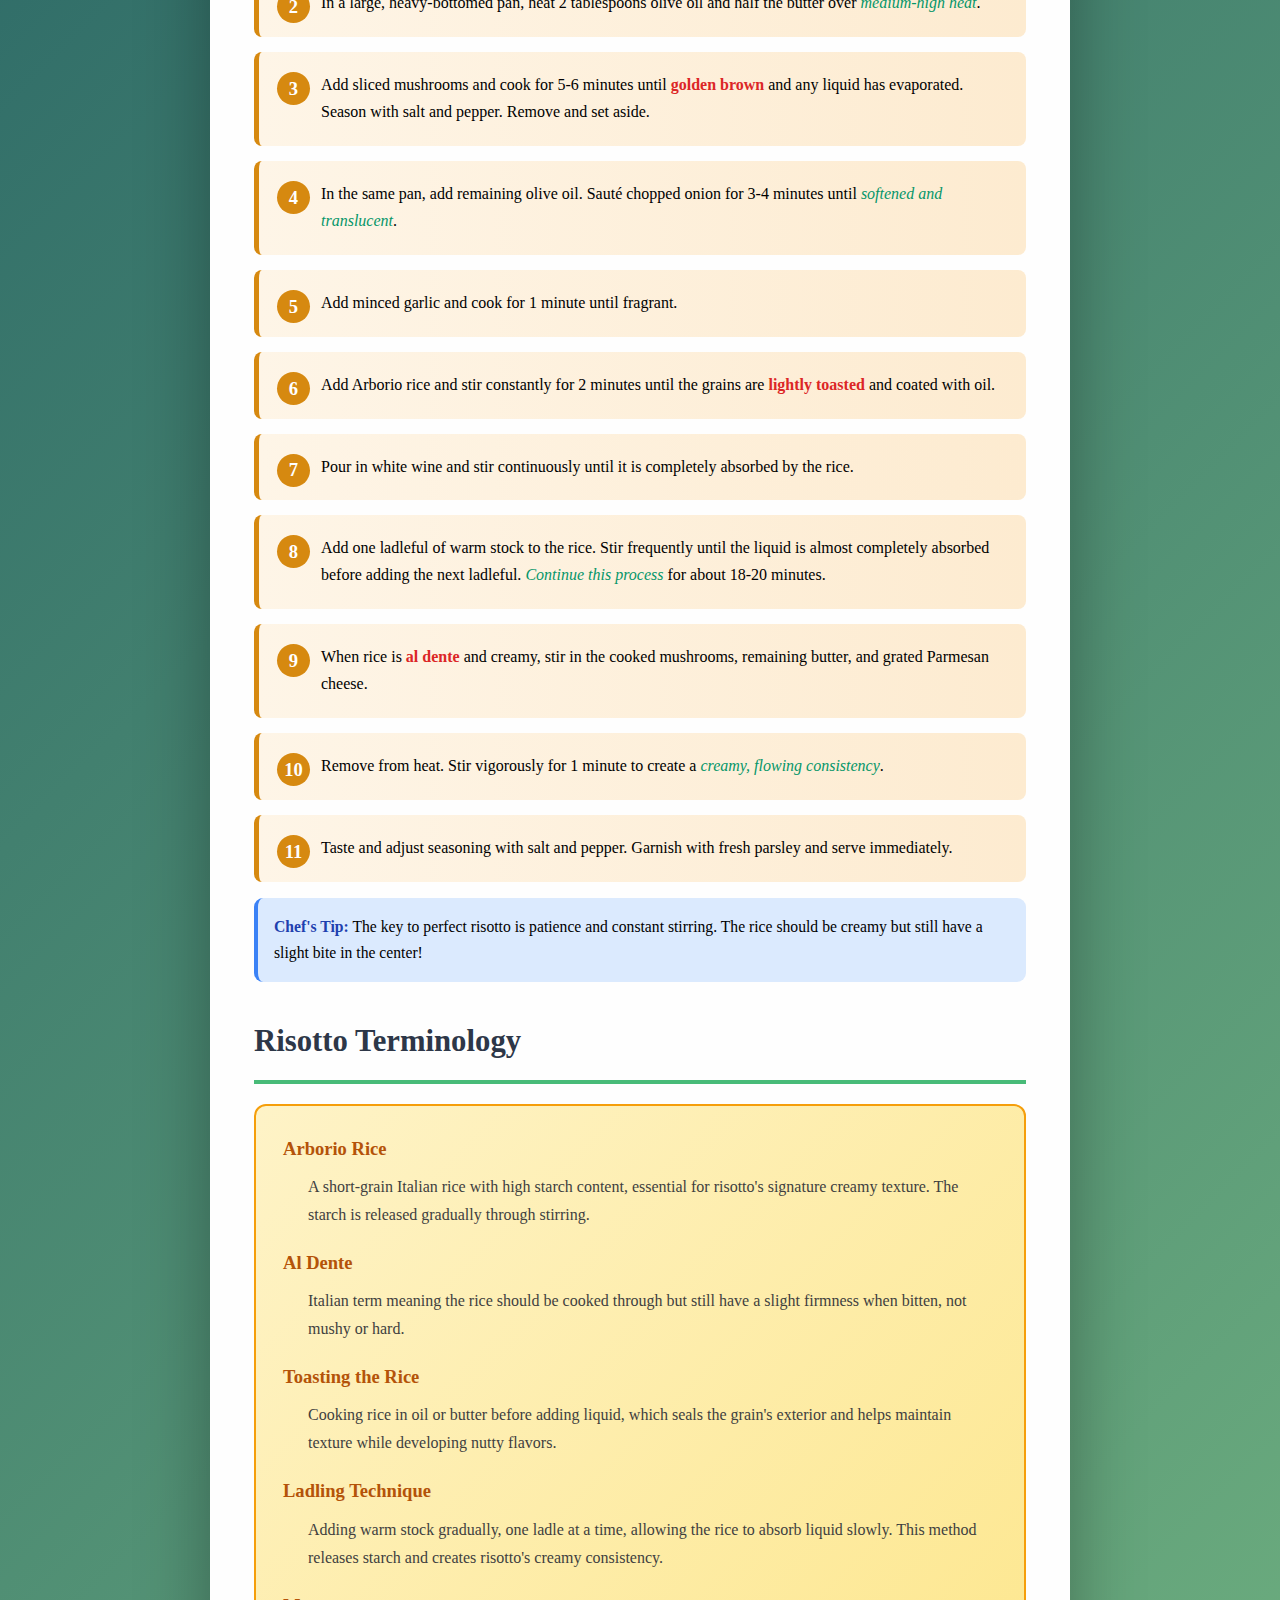
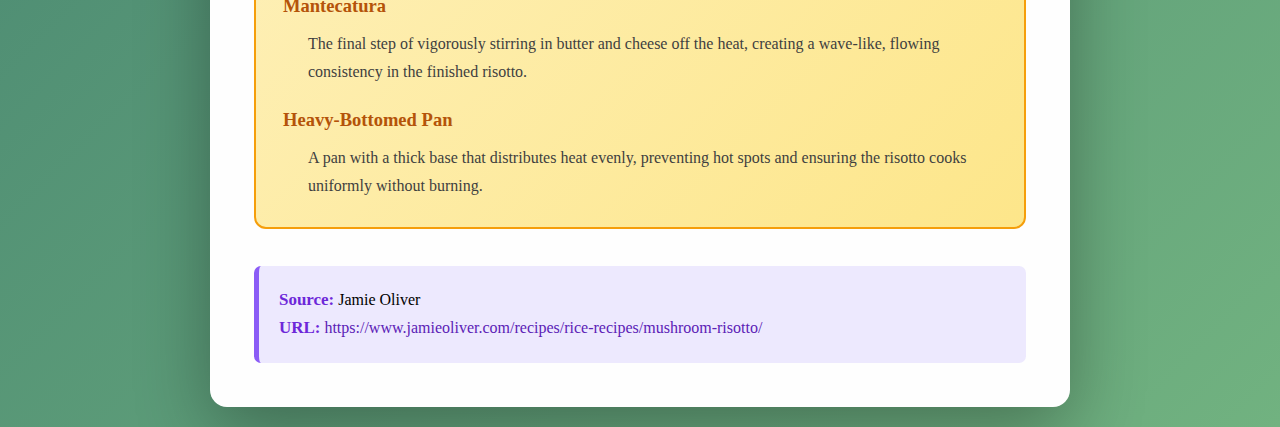
<file: activity1-p5.html>
<!DOCTYPE html>
<html lang="en">
<head>
    <meta charset="UTF-8">
    <meta name="viewport" content="width=device-width, initial-scale=1.0">
    <title>Creamy Mushroom Risotto Recipe</title>
    <link rel="stylesheet" href="css/act5.css">
</head>
<body>
    <div class="container">
        <h1>Creamy Mushroom Risotto</h1>
          <img src="images/creamtmushroom.jpg" alt="Creamy Mushroom Risotto Recipe" class="recipe-image">
        <p class="recipe-meta">⏱️ Prep Time: 10 mins | Cook Time: 30     mins | Servings: 4</p>
        
        <h2>Ingredients</h2>
        <div class="ingredients">
            <ul>
                <li>1.5 liters vegetable or chicken stock</li>
                <li>3 tablespoons olive oil</li>
                <li>40g butter, divided</li>
                <li>300g mixed mushrooms (cremini, shiitake, oyster), sliced</li>
                <li>1 medium onion, finely chopped</li>
                <li>2 cloves garlic, minced</li>
                <li>350g Arborio rice</li>
                <li>150ml dry white wine</li>
                <li>80g Parmesan cheese, freshly grated</li>
                <li>2 tablespoons fresh parsley, chopped</li>
                <li>Salt and black pepper to taste</li>
                <li>Fresh thyme sprigs (optional)</li>
            </ul>
        </div>
        
        <h2>Instructions</h2>
        <ol>
            <li>Heat the stock in a saucepan and keep it <strong>warm over low heat</strong> throughout the cooking process.</li>
            <li>In a large, heavy-bottomed pan, heat 2 tablespoons olive oil and half the butter over <em>medium-high heat</em>.</li>
            <li>Add sliced mushrooms and cook for 5-6 minutes until <strong>golden brown</strong> and any liquid has evaporated. Season with salt and pepper. Remove and set aside.</li>
            <li>In the same pan, add remaining olive oil. Sauté chopped onion for 3-4 minutes until <em>softened and translucent</em>.</li>
            <li>Add minced garlic and cook for 1 minute until fragrant.</li>
            <li>Add Arborio rice and stir constantly for 2 minutes until the grains are <strong>lightly toasted</strong> and coated with oil.</li>
            <li>Pour in white wine and stir continuously until it is completely absorbed by the rice.</li>
            <li>Add one ladleful of warm stock to the rice. Stir frequently until the liquid is almost completely absorbed before adding the next ladleful. <em>Continue this process</em> for about 18-20 minutes.</li>
            <li>When rice is <strong>al dente</strong> and creamy, stir in the cooked mushrooms, remaining butter, and grated Parmesan cheese.</li>
            <li>Remove from heat. Stir vigorously for 1 minute to create a <em>creamy, flowing consistency</em>.</li>
            <li>Taste and adjust seasoning with salt and pepper. Garnish with fresh parsley and serve immediately.</li>
        </ol>
        
        <div class="tip">
            <strong>Chef's Tip:</strong> The key to perfect risotto is patience and constant stirring. The rice should be creamy but still have a slight bite in the center!
        </div>
        
        <h2>Risotto Terminology</h2>
        <dl>
            <dt>Arborio Rice</dt>
            <dd>A short-grain Italian rice with high starch content, essential for risotto's signature creamy texture. The starch is released gradually through stirring.</dd>
            
            <dt>Al Dente</dt>
            <dd>Italian term meaning the rice should be cooked through but still have a slight firmness when bitten, not mushy or hard.</dd>
            
            <dt>Toasting the Rice</dt>
            <dd>Cooking rice in oil or butter before adding liquid, which seals the grain's exterior and helps maintain texture while developing nutty flavors.</dd>
            
            <dt>Ladling Technique</dt>
            <dd>Adding warm stock gradually, one ladle at a time, allowing the rice to absorb liquid slowly. This method releases starch and creates risotto's creamy consistency.</dd>
            
            <dt>Mantecatura</dt>
            <dd>The final step of vigorously stirring in butter and cheese off the heat, creating a wave-like, flowing consistency in the finished risotto.</dd>
            
            <dt>Heavy-Bottomed Pan</dt>
            <dd>A pan with a thick base that distributes heat evenly, preventing hot spots and ensuring the risotto cooks uniformly without burning.</dd>
        </dl>
        
        <div class="source">
            <strong>Source:</strong> Jamie Oliver<br>
            <strong>URL:</strong> <a href="https://www.jamieoliver.com/recipes/rice-recipes/mushroom-risotto/" target="_blank">https://www.jamieoliver.com/recipes/rice-recipes/mushroom-risotto/</a>
        </div>
    </div>
</body>
</html>
</file>
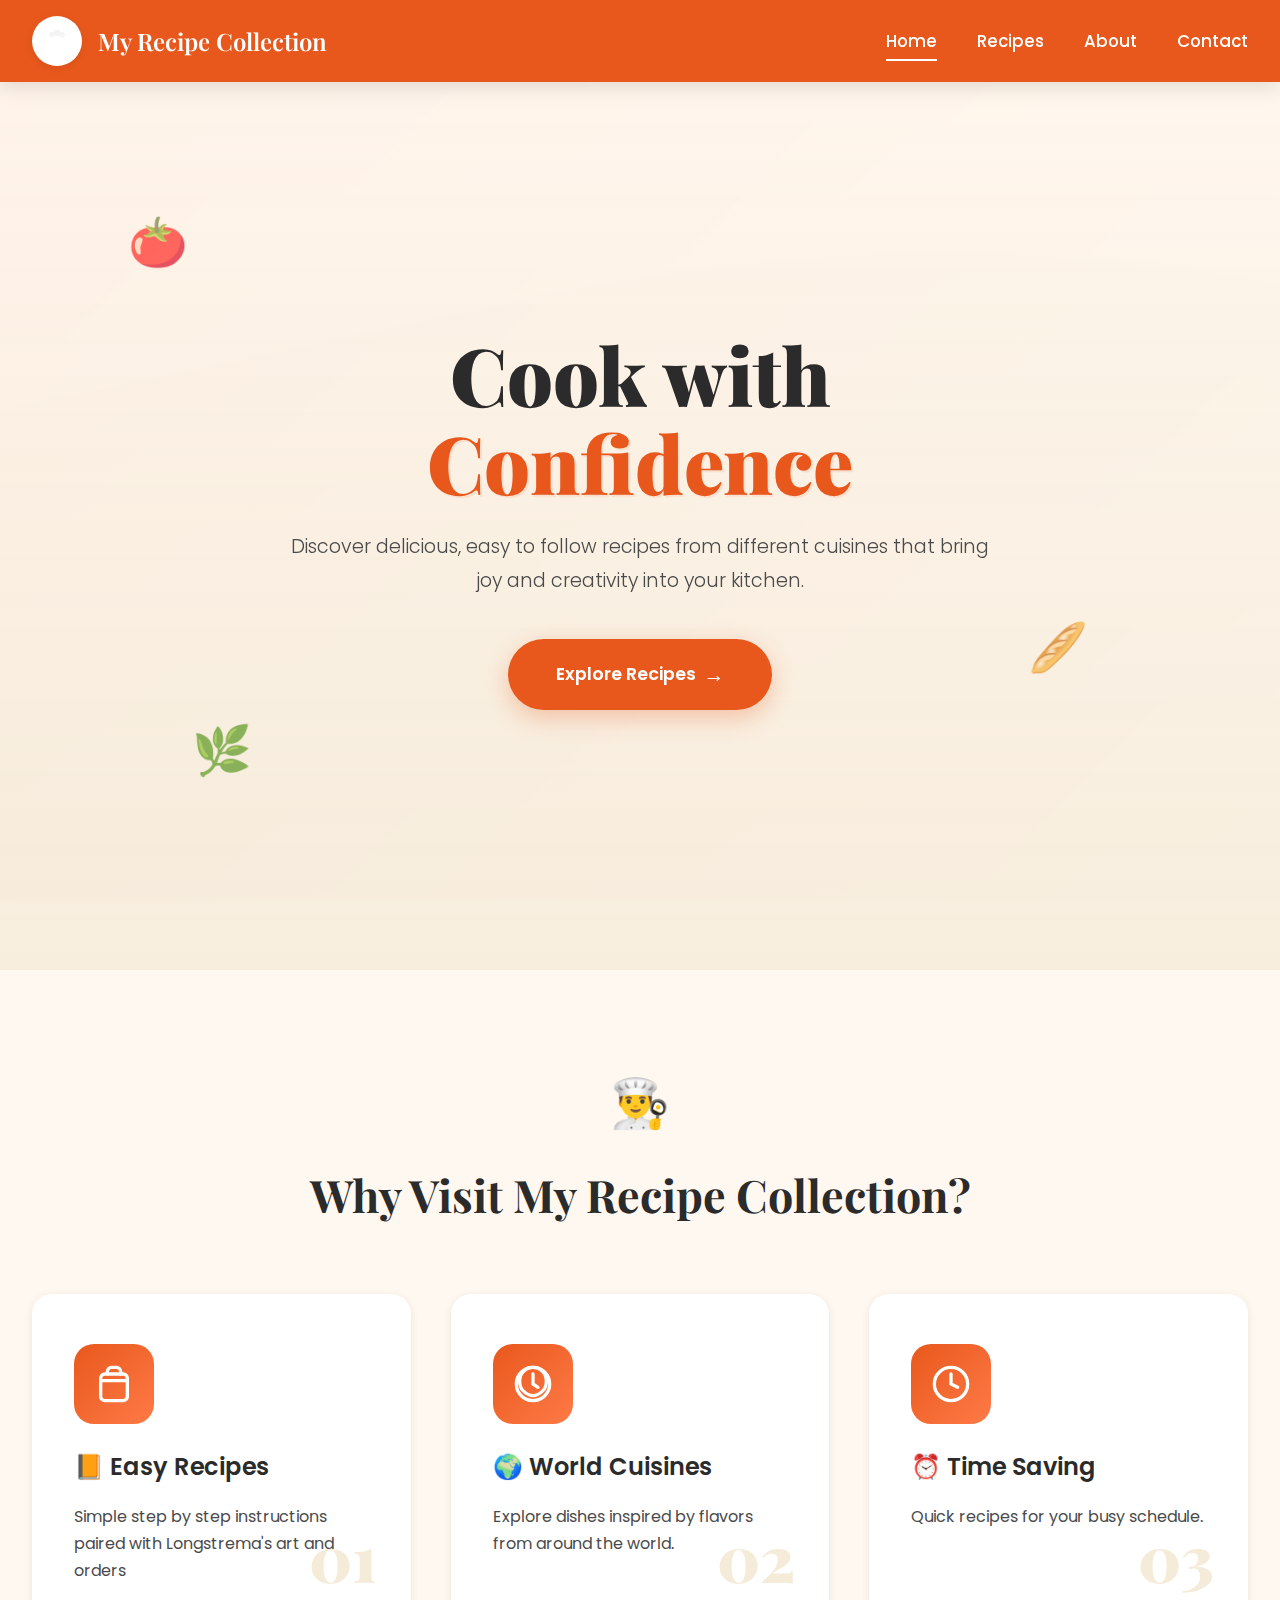
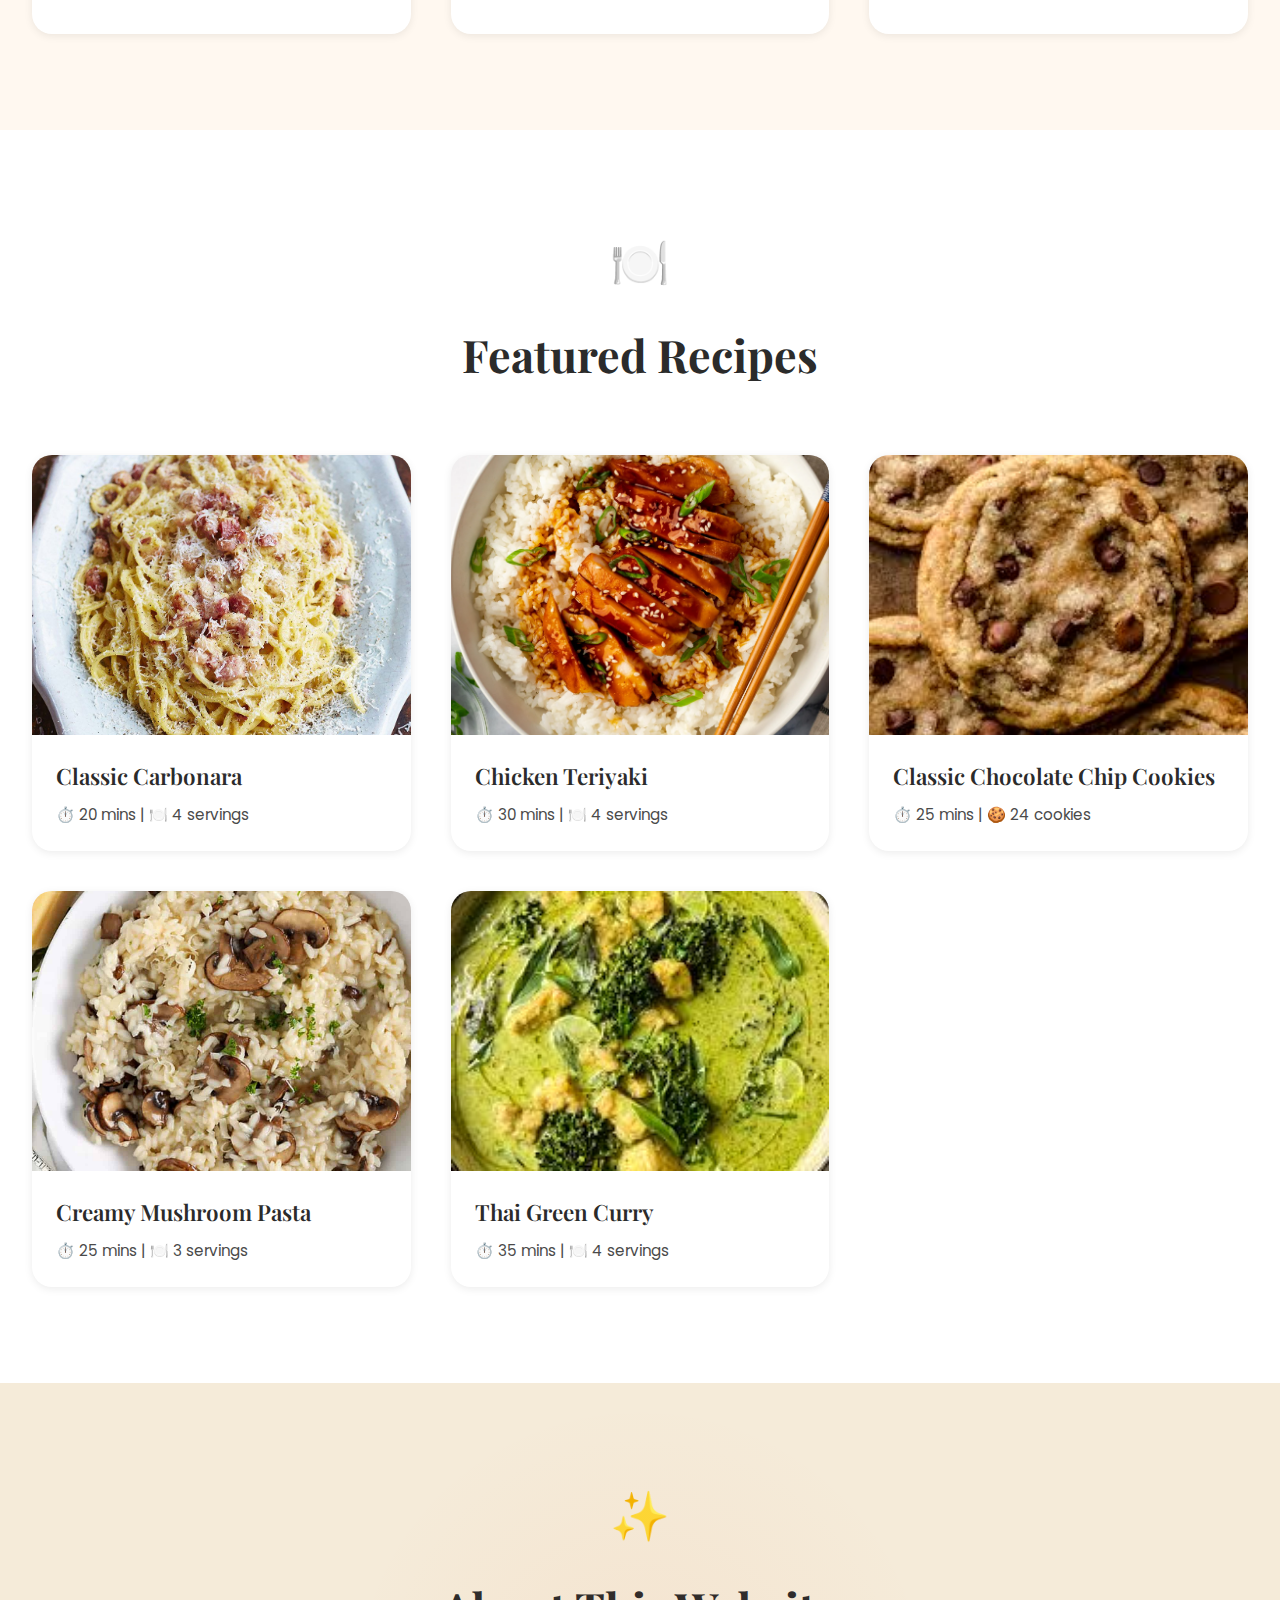
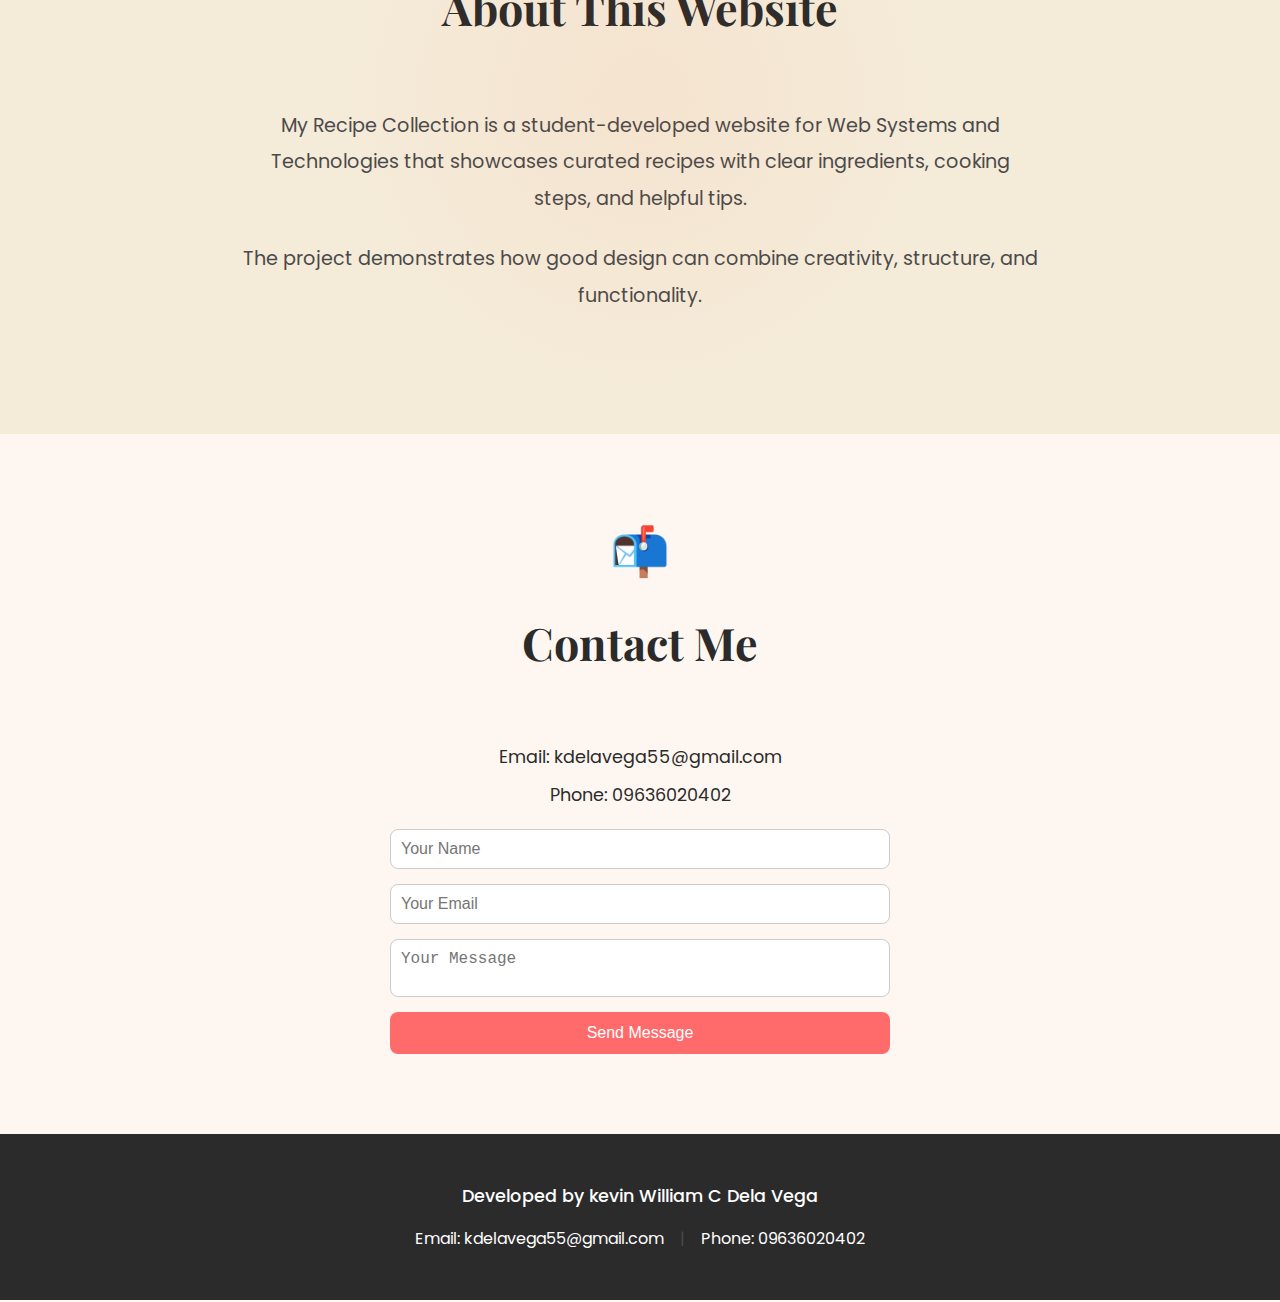
<file: activity2.html>
<!DOCTYPE html>
<html lang="en">
<head>
    <meta charset="UTF-8">
    <meta name="viewport" content="width=device-width, initial-scale=1.0">
    <title>My Recipe Collection - Cook with Confidence</title>
    
    <!-- Main Stylesheet -->
    <link rel="stylesheet" href="styles.css"> 
    <!-- Google Fonts -->
    <link rel="preconnect" href="https://fonts.googleapis.com">
    <link rel="preconnect" href="https://fonts.gstatic.com" crossorigin>
    <link href="https://fonts.googleapis.com/css2?family=Playfair+Display:wght@700;900&family=Poppins:wght@300;400;500;600&display=swap" rel="stylesheet">
</head>
<body>
    <!-- Navigation -->
    <nav class="navbar">
        <div class="nav-container">
            <div class="logo">
                <div class="logo-icon">
                    <svg viewBox="0 0 100 120" xmlns="http://www.w3.org/2000/svg">
                        <ellipse cx="50" cy="90" rx="35" ry="8" fill="#fff"/>
                        <path d="M 20 90 Q 15 70 20 50 Q 25 30 35 25 Q 40 15 50 15 Q 60 15 65 25 Q 75 30 80 50 Q 85 70 80 90 Z" fill="#fff"/>
                        <circle cx="35" cy="40" r="8" fill="#f4f4f4"/>
                        <circle cx="50" cy="35" r="10" fill="#f4f4f4"/>
                        <circle cx="65" cy="40" r="8" fill="#f4f4f4"/>
                    </svg>
                </div>
                <span class="logo-text">My Recipe Collection</span>
            </div>
            <ul class="nav-menu">
                <li class="nav-item"><a href="#home" class="nav-link active">Home</a></li>
                <li class="nav-item"><a href="#recipes" class="nav-link">Recipes</a></li>
                <li class="nav-item"><a href="#about" class="nav-link">About</a></li>
                <li class="nav-item"><a href="#contact" class="nav-link">Contact</a></li>
            </ul>
        </div>
    </nav>

    <!-- Hero Section -->
    <section class="hero" id="home">
        <div class="hero-overlay"></div>
        <div class="hero-content">
            <h1 class="hero-title">
                <span class="title-line">Cook with</span>
                <span class="title-line highlight">Confidence</span>
            </h1>
            <p class="hero-subtitle">
                Discover delicious, easy to follow recipes from different cuisines that bring<br>
                joy and creativity into your kitchen.
            </p>
                <a href="#recipes" class="cta-button">
                    Explore Recipes
                    <span class="button-arrow">→</span>
                </a>
        </div>
        <div class="hero-decoration">
            <div class="floating-ingredient ingredient-1">🍅</div>
            <div class="floating-ingredient ingredient-2">🥖</div>
            <div class="floating-ingredient ingredient-3">🌿</div>
        </div>
    </section>

    <!-- Features Section -->
    <section class="features">
        <div class="section-header">
            <div class="section-icon">👨‍🍳</div>
            <h2 class="section-title">Why Visit My Recipe Collection?</h2>
        </div>
        <div class="features-grid">
            <!-- Feature 1 -->
            <div class="feature-card">
                <div class="feature-icon-wrapper">
                    <svg class="feature-icon" viewBox="0 0 24 24" fill="none" xmlns="http://www.w3.org/2000/svg">
                        <path d="M4 19.5C4 20.163 4.26339 20.7989 4.73223 21.2678C5.20107 21.7366 5.83696 22 6.5 22H17.5C18.163 22 18.7989 21.7366 19.2678 21.2678C19.7366 20.7989 20 20.163 20 19.5V8.5C20 7.83696 19.7366 7.20107 19.2678 6.73223C18.7989 6.26339 18.163 6 17.5 6H6.5C5.83696 6 5.20107 6.26339 4.73223 6.73223C4.26339 7.20107 4 7.83696 4 8.5V19.5Z" stroke="currentColor" stroke-width="2" stroke-linecap="round" stroke-linejoin="round"/>
                        <path d="M16 6V4.5C16 3.83696 15.7366 3.20107 15.2678 2.73223C14.7989 2.26339 14.163 2 13.5 2H10.5C9.83696 2 9.20107 2.26339 8.73223 2.73223C8.26339 3.20107 8 3.83696 8 4.5V6" stroke="currentColor" stroke-width="2" stroke-linecap="round" stroke-linejoin="round"/>
                        <path d="M4 10H20" stroke="currentColor" stroke-width="2" stroke-linecap="round" stroke-linejoin="round"/>
                    </svg>
                </div>
                <h3 class="feature-title">📙 Easy Recipes</h3>
                <p class="feature-description">
                    Simple step by step instructions paired with Longstrema's art and orders
                </p>
                <div class="feature-number">01</div>
            </div>

            <!-- Feature 2 -->
            <div class="feature-card">
                <div class="feature-icon-wrapper">
                    <svg class="feature-icon" viewBox="0 0 24 24" fill="none" xmlns="http://www.w3.org/2000/svg">
                        <circle cx="12" cy="12" r="10" stroke="currentColor" stroke-width="2"/>
                        <path d="M12 2C9.87827 2 7.84344 2.84285 6.34315 4.34315C4.84285 5.84344 4 7.87827 4 10C4 12 4 14 6 16C8 18 10 19 12 19C14 19 16 18 18 16C20 14 20 12 20 10C20 7.87827 19.1571 5.84344 17.6569 4.34315C16.1566 2.84285 14.1217 2 12 2Z" stroke="currentColor" stroke-width="2"/>
                        <path d="M12 6V12L15 14" stroke="currentColor" stroke-width="2" stroke-linecap="round"/>
                    </svg>
                </div>
                <h3 class="feature-title">🌍 World Cuisines</h3>
                <p class="feature-description">
                    Explore dishes inspired by flavors from around the world.
                </p>
                <div class="feature-number">02</div>
            </div>

            <!-- Feature 3 -->
            <div class="feature-card">
                <div class="feature-icon-wrapper">
                    <svg class="feature-icon" viewBox="0 0 24 24" fill="none" xmlns="http://www.w3.org/2000/svg">
                        <circle cx="12" cy="12" r="10" stroke="currentColor" stroke-width="2"/>
                        <path d="M12 6V12L16 14" stroke="currentColor" stroke-width="2" stroke-linecap="round" stroke-linejoin="round"/>
                    </svg>
                </div>
                <h3 class="feature-title">⏰ Time Saving</h3>
                <p class="feature-description">
                    Quick recipes for your busy schedule.
                </p>
                <div class="feature-number">03</div>
            </div>
        </div>
    </section>

    <!-- Recipe Gallery Section -->
    <section class="recipes" id="recipes">
        <div class="section-header">
            <div class="section-icon">🍽️</div>
            <h2 class="section-title">Featured Recipes</h2>
        </div>
        <div class="recipe-grid">
            <!-- Recipe Card 1 -->
            <div class="recipe-card">
                <div class="recipe-image">
                    <img src="/images/carbo.jpg" alt="Carbonara">
                    <div class="recipe-overlay">
                        <a href="activity1-p1.html" target="_blank" class="view-recipe-btn">View Recipe</a>
                    </div>
                </div>
                <div class="recipe-info">
                    <h3 class="recipe-title">Classic Carbonara</h3>
                    <p class="recipe-meta">⏱️ 20 mins | 🍽️ 4 servings</p>
                </div>
            </div>

            <!-- Recipe Card 2 -->
            <div class="recipe-card">
                <div class="recipe-image">
                    <img src="/images/chicken-teriyaki.webp" alt="Chicken Teriyaki">
                    <div class="recipe-overlay">
                        <a href="activity1-p4.html" target="_blank" class="view-recipe-btn">View Recipe</a>
                    </div>
                </div>
                <div class="recipe-info">
                    <h3 class="recipe-title">Chicken Teriyaki</h3>
                    <p class="recipe-meta">⏱️ 30 mins | 🍽️ 4 servings</p>
                </div>
            </div>

            <!-- Recipe Card 3 -->
            <div class="recipe-card">
                <div class="recipe-image">
                    <img src="/images/Classic Chocolate Chip Cookies.jpg" alt="Chocolate Chip Cookies">
                    <div class="recipe-overlay">
                        <a href="activity1-p3.html" target="_blank" class="view-recipe-btn">View Recipe</a>
                    </div>
                </div>
                <div class="recipe-info">
                    <h3 class="recipe-title">Classic Chocolate Chip Cookies</h3>
                    <p class="recipe-meta">⏱️ 25 mins | 🍪 24 cookies</p>
                </div>
            </div>

            <!-- Recipe Card 4 -->
            <div class="recipe-card">
                <div class="recipe-image">
                    <img src="/images/creamtmushroom.jpg" alt="Creamy Mushroom Pasta">
                    <div class="recipe-overlay">
                        <a href="activity1-p5.html" target="_blank" class="view-recipe-btn">View Recipe</a>
                    </div>
                </div>
                <div class="recipe-info">
                    <h3 class="recipe-title">Creamy Mushroom Pasta</h3>
                    <p class="recipe-meta">⏱️ 25 mins | 🍽️ 3 servings</p>
                </div>
            </div>

            <!-- Recipe Card 5 -->
            <div class="recipe-card">
                <div class="recipe-image">
                    <img src="/images/Thai Green Curry.jpg" alt="Thai Green Curry">
                    <div class="recipe-overlay">
                        <a href="activity1-p2.html" target="_blank" class="view-recipe-btn">View Recipe</a>
                    </div>
                </div>
                <div class="recipe-info">
                    <h3 class="recipe-title">Thai Green Curry</h3>
                    <p class="recipe-meta">⏱️ 35 mins | 🍽️ 4 servings</p>
                </div>
            </div>
        </div>
    </section>

    <!-- About Section -->
    <section class="about" id="about">
        <div class="about-container">
            <div class="section-header">
                <div class="section-icon">✨</div>
                <h2 class="section-title">About This Website</h2>
            </div>
            <div class="about-content">
                <p class="about-text">
                    My Recipe Collection is a student-developed website for Web Systems and Technologies that 
                    showcases curated recipes with clear ingredients, cooking steps, and helpful tips.
                </p>
                <p class="about-text">
                    The project demonstrates how good design can combine creativity, structure, 
                    and functionality.
                </p>
            </div>
            <div class="about-decoration"></div>
        </div>
    </section>

    <!-- Contact Section -->
    <section class="contact" id="contact">
        <div class="section-header">
            <div class="section-icon">📬</div>
            <h2 class="section-title">Contact Me</h2>
        </div>
        <div class="contact-content">
            <p>Email: kdelavega55@gmail.com</p>
            <p>Phone: 09636020402</p>
            <form class="contact-form">
                <input type="text" placeholder="Your Name" required>
                <input type="email" placeholder="Your Email" required>
                <textarea placeholder="Your Message" required></textarea>
                <button type="submit">Send Message</button>
            </form>
        </div>
    </section>

    <!-- Footer -->
    <footer class="footer">
        <div class="footer-content">
            <p class="footer-developer">Developed by kevin William C Dela Vega</p>
            <div class="footer-contact">
                <a href="mailto:yourname@example.com" class="footer-link">Email: kdelavega55@gmail.com</a>
                <span class="footer-divider">|</span>
                <a href="tel:09636020402" class="footer-link">Phone: 09636020402</a>
            </div>
        </div>
    </footer>
</body>
</html>
</file>
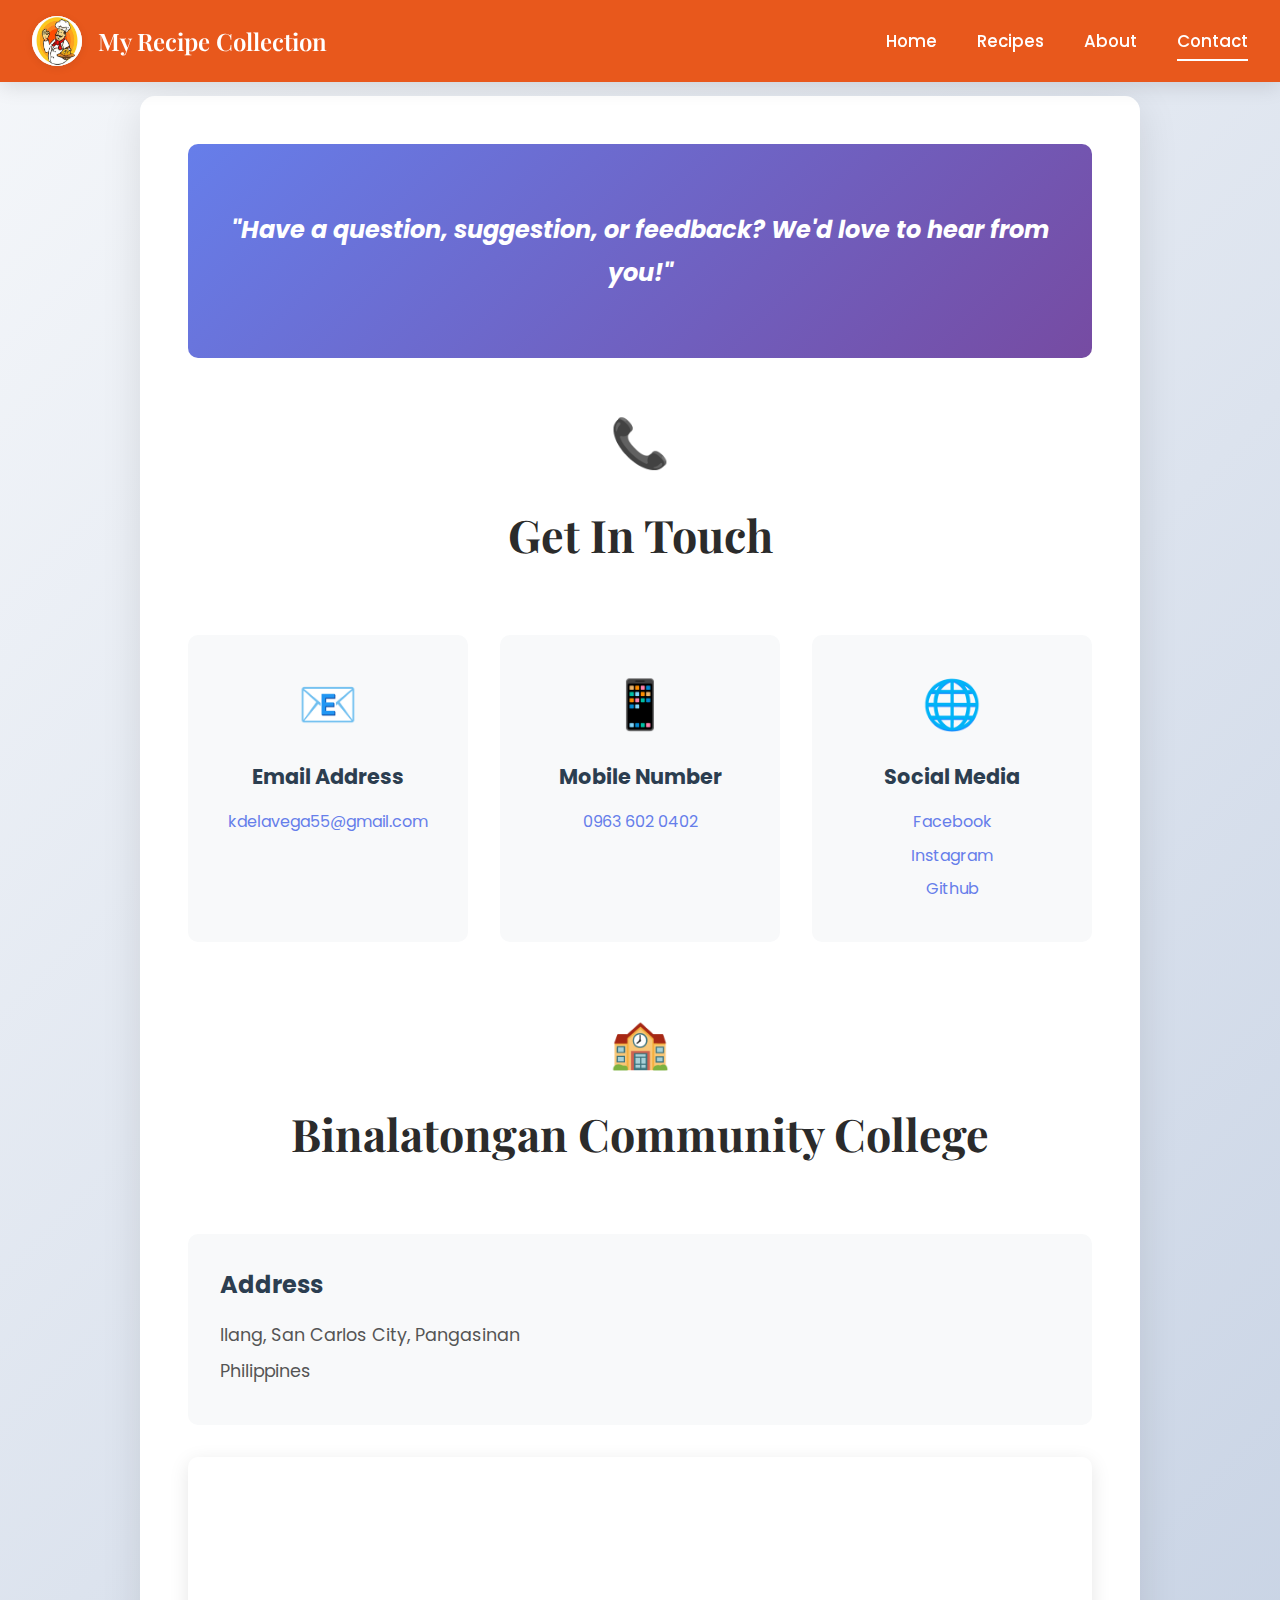
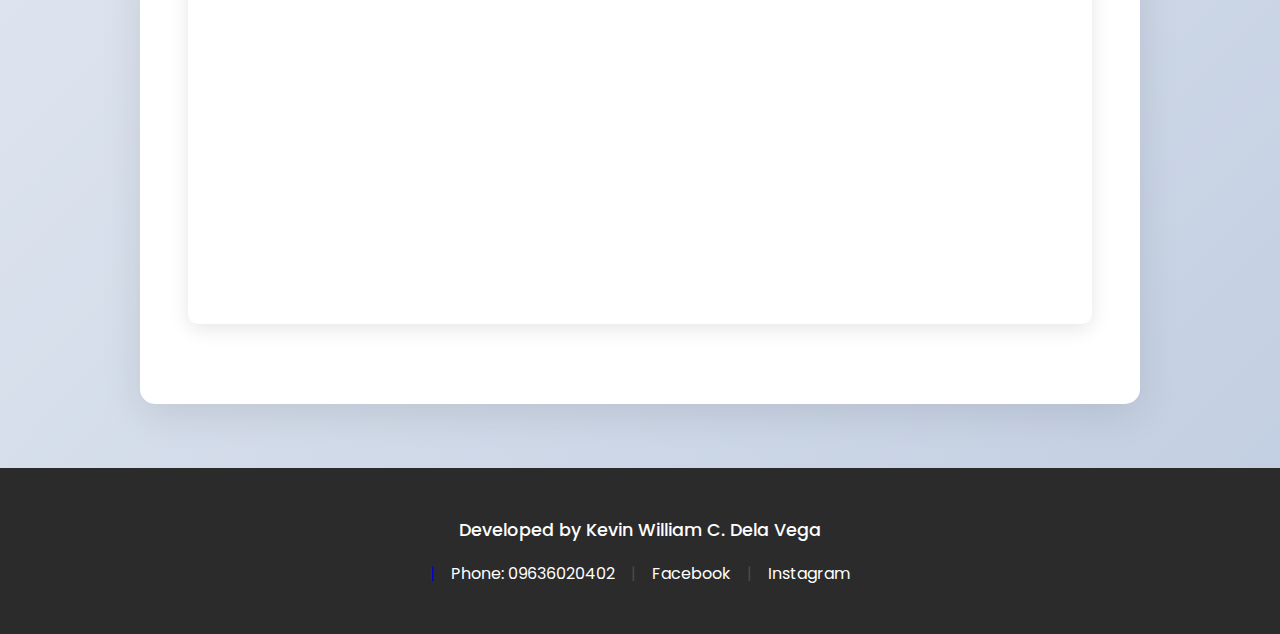
<file: contact.html>
<!DOCTYPE html>
<html lang="en">
<head>
    <meta charset="UTF-8">
    <meta name="viewport" content="width=device-width, initial-scale=1.0">
    <title>Contact Us - My Recipe Collection</title>
    
    <!-- Main Stylesheet -->
    <link rel="stylesheet" href="styles.css">
    <!-- Google Fonts -->
    <link rel="preconnect" href="https://fonts.googleapis.com">
    <link rel="preconnect" href="https://fonts.gstatic.com" crossorigin>
    <link href="https://fonts.googleapis.com/css2?family=Playfair+Display:wght@700;900&family=Poppins:wght@300;400;500;600&display=swap" rel="stylesheet">
</head>
<body>
    <!-- Navigation -->
    <nav class="navbar">
        <div class="nav-container">
            <div class="logo">
                <div class="logo-icon">
                    <img src="images/main-logo.jpg" alt="" id="main-logo">
                </div>
                <span class="logo-text">My Recipe Collection</span>
            </div>
            <ul class="nav-menu">
                <li class="nav-item"><a href="index.html" class="nav-link">Home</a></li>
                <li class="nav-item"><a href="main.html" class="nav-link">Recipes</a></li>
                <li class="nav-item"><a href="about.html" class="nav-link">About</a></li>
                <li class="nav-item"><a href="contact.html" class="nav-link active">Contact</a></li>
            </ul>
        </div>
    </nav>

    <!-- Contact Page Content -->
    <section class="contact-page">
        <div class="contact-page-container">
            <!-- Introduction Statement Section -->
            <div class="contact-intro-statement">
                <p style="font-weight: bold; font-style: italic; font-size: 1.5rem; text-align: center; color: #2c3e50; margin: 2rem 0;">
                    "Have a question, suggestion, or feedback? We'd love to hear from you!"
                </p>
            </div>

            <!-- Contact Methods Section -->
            <div class="contact-methods-section">
                <div class="section-header">
                    <div class="section-icon">📞</div>
                    <h2 class="section-title">Get In Touch</h2>
                </div>

                <div class="contact-methods-grid">
                    <!-- Email -->
                    <div class="contact-method-card">
                        <div class="contact-icon">📧</div>
                        <h3>Email Address</h3>
                        <p><a href="mailto:kdelavega55@gmail.com">kdelavega55@gmail.com</a></p>
                    </div>

                    <!-- Mobile Numbers -->
                    <div class="contact-method-card">
                        <div class="contact-icon">📱</div>
                        <h3>Mobile Number</h3>
                        <p><a href="tel:09636020402">0963 602 0402</a></p>
                    </div>

                    <!-- Social Media Links -->
                    <div class="contact-method-card">
                        <div class="contact-icon">🌐</div>
                        <h3>Social Media</h3>
                        <div class="social-links">
                            <p><a href="https://www.facebook.com/kihayusi/" target="_blank">Facebook</a></p>
                            <p><a href="https://www.instagram.com/suwusjsnwsb" target="_blank">Instagram</a></p>
                            <p><a href="https://github.com/kihayusi" target="_blank">Github</a></p>
                        </div>
                    </div>
                </div>
            </div>

            <!-- College Information Section -->
            <div class="college-section">
                <div class="section-header">
                    <div class="section-icon">🏫</div>
                    <h2 class="section-title">Binalatongan Community College</h2>
                </div>
                <div class="college-info">
                    <div class="college-details">
                        <h3>Address</h3>
                        <p>Ilang, San Carlos City, Pangasinan</p>
                        <p>Philippines</p>
                    </div>
                    
                    <!-- Google Maps Embed -->
                    <div class="map-container">
                        <iframe src="https://www.google.com/maps/embed?pb=!1m18!1m12!1m3!1d3322.1919526769275!2d120.34903977513268!3d15.92179538473651!2m3!1f0!2f0!3f0!3m2!1i1024!2i768!4f13.1!3m3!1m2!1s0x339145d16fcc8e79%3A0x821208c424536ac3!2sBinalatongan%20Community%20College!5e1!3m2!1sen!2sph!4v1770165841008!5m2!1sen!2sph" width="1000" height="460" style="border:0;" allowfullscreen="" loading="lazy" referrerpolicy="no-referrer-when-downgrade"></iframe>
                    </div>
                </div>
            </div>
        </div>
    </section>

    <!-- Footer -->
    <footer class="footer">
        <div class="footer-content">
            <p class="footer-developer">Developed by Kevin William C. Dela Vega</p>
            <div class="footer-contact">
                <a href="mailto:kdelavega55@gmail.com" class="footer-link>Email: kdelavega55@gmail.com</a>
                <span class="footer-divider">|</span>
                <a href="tel:09636020402" class="footer-link">Phone: 09636020402</a>
                <span class="footer-divider">|</span>
                <a href="https://www.facebook.com/kihayusi/" class="footer-link" target="_blank">Facebook</a>
                <span class="footer-divider">|</span>
                <a href="https://www.instagram.com/suwusjsnwsb" class="footer-link">Instagram</a>
            </div>
        </div>
    </footer>
</body>
</html>
</file>
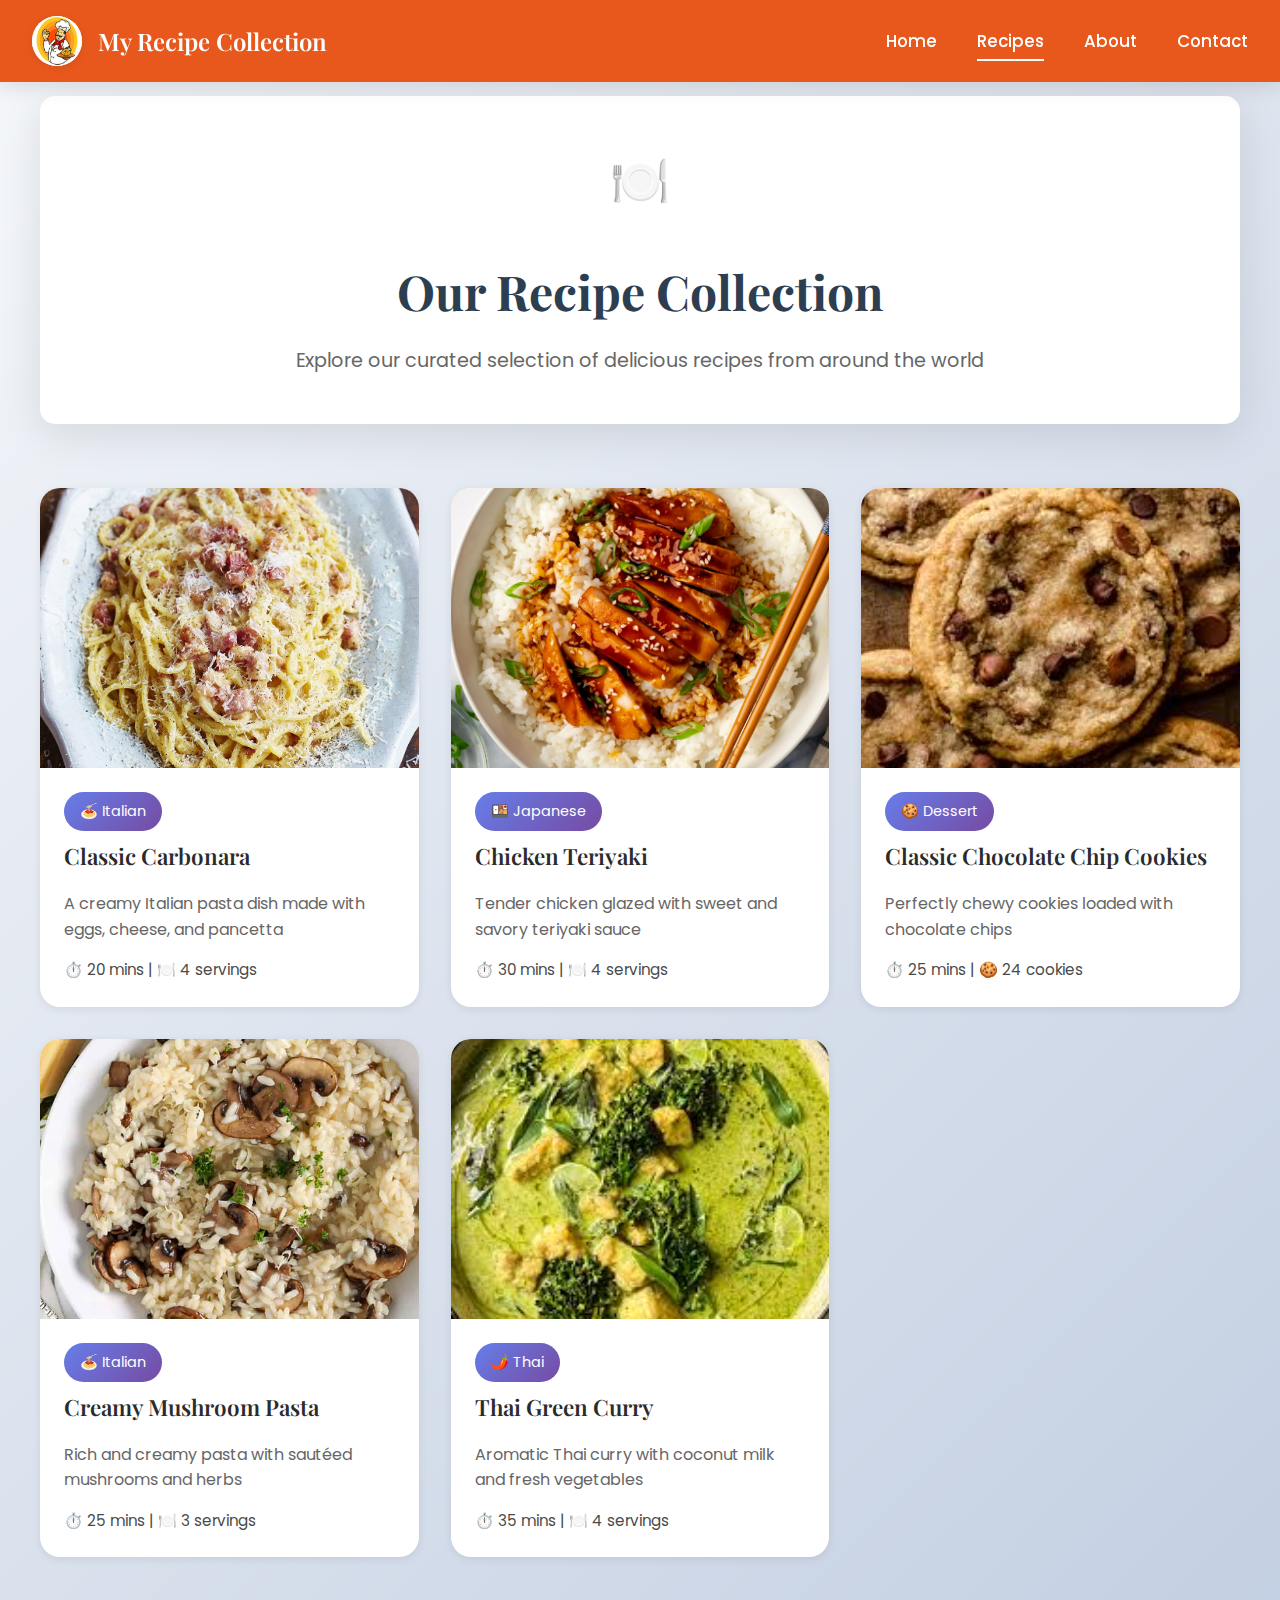
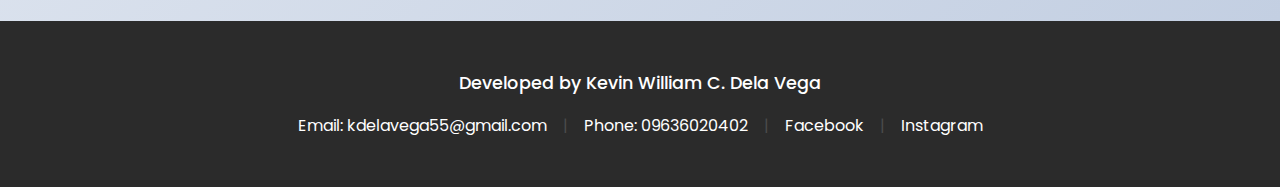
<file: main.html>
<!DOCTYPE html>
<html lang="en">
<head>
    <meta charset="UTF-8">
    <meta name="viewport" content="width=device-width, initial-scale=1.0">
    <title>All Recipes - My Recipe Collection</title>
    
    <!-- Main Stylesheet -->
    <link rel="stylesheet" href="styles.css">
    <!-- Google Fonts -->
    <link rel="preconnect" href="https://fonts.googleapis.com">
    <link rel="preconnect" href="https://fonts.gstatic.com" crossorigin>
    <link href="https://fonts.googleapis.com/css2?family=Playfair+Display:wght@700;900&family=Poppins:wght@300;400;500;600&display=swap" rel="stylesheet">
</head>
<body>
    <!-- Navigation -->
    <nav class="navbar">
        <div class="nav-container">
            <div class="logo">
                <div class="logo-icon">
                    <img src="images/main-logo.jpg" alt="" id="main-logo">
                </div>
                <span class="logo-text">My Recipe Collection</span>
            </div>
            <ul class="nav-menu">
                <li class="nav-item"><a href="index.html" class="nav-link">Home</a></li>
                <li class="nav-item"><a href="main.html" class="nav-link active">Recipes</a></li>
                <li class="nav-item"><a href="about.html" class="nav-link">About</a></li>
                <li class="nav-item"><a href="contact.html" class="nav-link">Contact</a></li>
            </ul>
        </div>
    </nav>

    <!-- Main Recipes Page -->
    <section class="main-recipes-page">
        <div class="main-recipes-container">
            <div class="page-header">
                <div class="section-icon">🍽️</div>
                <h1 class="page-title">Our Recipe Collection</h1>
                <p class="page-subtitle">Explore our curated selection of delicious recipes from around the world</p>
            </div>

            <!-- Recipe Gallery -->
            <div class="main-recipe-grid">
                <!-- Recipe Card 1 -->
                <div class="recipe-card">
                    <div class="recipe-image">
                        <img src="images/carbo.jpg" alt="Carbonara">
                        <div class="recipe-overlay">
                            <a href="activity1-p1.html" target="_blank" class="view-recipe-btn">View Recipe</a>
                        </div>
                    </div>
                    <div class="recipe-info">
                        <span class="recipe-category">🍝 Italian</span>
                        <h3 class="recipe-title">Classic Carbonara</h3>
                        <p class="recipe-description">A creamy Italian pasta dish made with eggs, cheese, and pancetta</p>
                        <p class="recipe-meta">⏱️ 20 mins | 🍽️ 4 servings</p>
                    </div>
                </div>

                <!-- Recipe Card 2 -->
                <div class="recipe-card">
                    <div class="recipe-image">
                        <img src="images/chicken-teriyaki.webp" alt="Chicken Teriyaki">
                        <div class="recipe-overlay">
                            <a href="activity1-p4.html" target="_blank" class="view-recipe-btn">View Recipe</a>
                        </div>
                    </div>
                    <div class="recipe-info">
                        <span class="recipe-category">🍱 Japanese</span>
                        <h3 class="recipe-title">Chicken Teriyaki</h3>
                        <p class="recipe-description">Tender chicken glazed with sweet and savory teriyaki sauce</p>
                        <p class="recipe-meta">⏱️ 30 mins | 🍽️ 4 servings</p>
                    </div>
                </div>

                <!-- Recipe Card 3 -->
                <div class="recipe-card">
                    <div class="recipe-image">
                        <img src="images/Classic Chocolate Chip Cookies.jpg" alt="Chocolate Chip Cookies">
                        <div class="recipe-overlay">
                            <a href="activity1-p3.html" target="_blank" class="view-recipe-btn">View Recipe</a>
                        </div>
                    </div>
                    <div class="recipe-info">
                        <span class="recipe-category">🍪 Dessert</span>
                        <h3 class="recipe-title">Classic Chocolate Chip Cookies</h3>
                        <p class="recipe-description">Perfectly chewy cookies loaded with chocolate chips</p>
                        <p class="recipe-meta">⏱️ 25 mins | 🍪 24 cookies</p>
                    </div>
                </div>

                <!-- Recipe Card 4 -->
                <div class="recipe-card">
                    <div class="recipe-image">
                        <img src="images/creamtmushroom.jpg" alt="Creamy Mushroom Pasta">
                        <div class="recipe-overlay">
                            <a href="activity1-p5.html" target="_blank" class="view-recipe-btn">View Recipe</a>
                        </div>
                    </div>
                    <div class="recipe-info">
                        <span class="recipe-category">🍝 Italian</span>
                        <h3 class="recipe-title">Creamy Mushroom Pasta</h3>
                        <p class="recipe-description">Rich and creamy pasta with sautéed mushrooms and herbs</p>
                        <p class="recipe-meta">⏱️ 25 mins | 🍽️ 3 servings</p>
                    </div>
                </div>

                <!-- Recipe Card 5 -->
                <div class="recipe-card">
                    <div class="recipe-image">
                        <img src="images/Thai Green Curry.jpg" alt="Thai Green Curry">
                        <div class="recipe-overlay">
                            <a href="activity1-p2.html" target="_blank" class="view-recipe-btn">View Recipe</a>
                        </div>
                    </div>
                    <div class="recipe-info">
                        <span class="recipe-category">🌶️ Thai</span>
                        <h3 class="recipe-title">Thai Green Curry</h3>
                        <p class="recipe-description">Aromatic Thai curry with coconut milk and fresh vegetables</p>
                        <p class="recipe-meta">⏱️ 35 mins | 🍽️ 4 servings</p>
                    </div>
                </div>
            </div>
        </div>
    </section>

    <!-- Footer -->
    <footer class="footer">
        <div class="footer-content">
            <p class="footer-developer">Developed by Kevin William C. Dela Vega</p>
            <div class="footer-contact">
                <a href="mailto:kdelavega55@gmail.com" class="footer-link">Email: kdelavega55@gmail.com</a>
                <span class="footer-divider">|</span>
                <a href="tel:09636020402" class="footer-link">Phone: 09636020402</a>
                <span class="footer-divider">|</span>
                <a href="#" class="footer-link">Facebook</a>
                <span class="footer-divider">|</span>
                <a href="#" class="footer-link">Instagram</a>
            </div>
        </div>
    </footer>
</body>
</html>
</file>
<file: styles.css>
:root {
    /* Color Palette - Warm Culinary Theme */
    --primary-orange: #E8581C;
    --dark-orange: #C44513;
    --light-orange: #FF7A47;
    --cream: #FFF8F0;
    --warm-beige: #F5EBD9;
    --dark-gray: #2B2B2B;
    --medium-gray: #4A4A4A;
    --light-gray: #F4F4F4;
    --white: #FFFFFF;
    --shadow-sm: 0 2px 8px rgba(0, 0, 0, 0.08);
    --shadow-md: 0 4px 20px rgba(0, 0, 0, 0.12);
    --shadow-lg: 0 10px 40px rgba(0, 0, 0, 0.15);
}

* {
    margin: 0;
    padding: 0;
    box-sizing: border-box;
}

body {
    font-family: 'Poppins', sans-serif;
    color: var(--dark-gray);
    line-height: 1.6;
    overflow-x: hidden;
    background: var(--cream);
}

html { 
    scroll-behavior: smooth; 
}

/* Navigation */
.navbar {
    position: fixed;
    top: 0;
    left: 0;
    right: 0;
    background: var(--primary-orange);
    padding: 1rem 0;
    z-index: 1000;
    box-shadow: var(--shadow-md);
    animation: slideDown 0.6s ease-out;
}

@keyframes slideDown {
    from {
        transform: translateY(-100%);
        opacity: 0;
    }
    to {
        transform: translateY(0);
        opacity: 1;
    }
}

.nav-container {
    max-width: 1400px;
    margin: 0 auto;
    padding: 0 2rem;
    display: flex;
    justify-content: space-between;
    align-items: center;
}

#main-logo {
    width: 50px;
    height: 50px;
    border-radius: 50%;
}

.logo {
    display: flex;
    align-items: center;
    gap: 1rem;
    cursor: pointer;
    transition: transform 0.3s ease;
}

.logo:hover {
    transform: scale(1.05);
}

.logo-icon {
    width: 50px;
    height: 50px;
    background: var(--white);
    border-radius: 50%;
    display: flex;
    align-items: center;
    justify-content: center;
    box-shadow: var(--shadow-sm);
    padding: 8px;
}

.logo-text {
    color: var(--white);
    font-size: 1.5rem;
    font-weight: 600;
    font-family: 'Playfair Display', serif;
}

.nav-menu {
    display: flex;
    list-style: none;
    gap: 2.5rem;
}

.nav-link {
    color: var(--white);
    text-decoration: none;
    font-weight: 500;
    font-size: 1.05rem;
    transition: all 0.3s ease;
    position: relative;
    padding: 0.5rem 0;
}

.nav-link::after {
    content: '';
    position: absolute;
    bottom: 0;
    left: 0;
    width: 0;
    height: 2px;
    background: var(--white);
    transition: width 0.3s ease;
}

.nav-link:hover::after,
.nav-link.active::after {
    width: 100%;
}

.nav-link:hover {
    transform: translateY(-2px);
}

/* Hero Section */
.hero {
    position: relative;
    min-height: 100vh;
    display: flex;
    align-items: center;
    justify-content: center;
    background: linear-gradient(135deg, rgba(232, 88, 28, 0.1) 0%, rgba(255, 248, 240, 0.3) 100%),
                url('data:image/svg+xml,<svg xmlns="http://www.w3.org/2000/svg" viewBox="0 0 1440 320"><path fill="%23f5ebd9" fill-opacity="0.3" d="M0,96L48,112C96,128,192,160,288,165.3C384,171,480,149,576,128C672,107,768,85,864,90.7C960,96,1056,128,1152,138.7C1248,149,1344,139,1392,133.3L1440,128L1440,320L1392,320C1344,320,1248,320,1152,320C1056,320,960,320,864,320C768,320,672,320,576,320C480,320,384,320,288,320C192,320,96,320,48,320L0,320Z"></path></svg>');
    background-size: cover;
    background-position: center;
    background-attachment: fixed;
    overflow: hidden;
    margin-top: 70px;
}

.hero-overlay {
    position: absolute;
    top: 0;
    left: 0;
    right: 0;
    bottom: 0;
    background: linear-gradient(to bottom, 
                rgba(255, 248, 240, 0.7) 0%, 
                rgba(245, 235, 217, 0.8) 100%);
    backdrop-filter: blur(2px);
}

.hero-content {
    position: relative;
    z-index: 2;
    text-align: center;
    max-width: 900px;
    padding: 2rem;
    animation: fadeInUp 1s ease-out;
}

@keyframes fadeInUp {
    from {
        opacity: 0;
        transform: translateY(30px);
    }
    to {
        opacity: 1;
        transform: translateY(0);
    }
}

.hero-title {
    font-family: 'Playfair Display', serif;
    font-size: 5rem;
    font-weight: 900;
    line-height: 1.1;
    margin-bottom: 1.5rem;
    color: var(--dark-gray);
}

.title-line {
    display: block;
    animation: slideInLeft 0.8s ease-out;
}

.title-line.highlight {
    color: var(--primary-orange);
    text-shadow: 2px 2px 0 rgba(232, 88, 28, 0.1);
    animation: slideInRight 0.8s ease-out;
}

@keyframes slideInLeft {
    from {
        opacity: 0;
        transform: translateX(-50px);
    }
    to {
        opacity: 1;
        transform: translateX(0);
    }
}

@keyframes slideInRight {
    from {
        opacity: 0;
        transform: translateX(50px);
    }
    to {
        opacity: 1;
        transform: translateX(0);
    }
}

.hero-subtitle {
    font-size: 1.2rem;
    color: var(--medium-gray);
    margin-bottom: 2.5rem;
    line-height: 1.8;
    font-weight: 300;
    animation: fadeIn 1.2s ease-out;
}

@keyframes fadeIn {
    from {
        opacity: 0;
    }
    to {
        opacity: 1;
    }
}

.cta-button {
    background: var(--primary-orange);
    color: var(--white);
    border: none;
    padding: 1.2rem 3rem;
    font-size: 1.1rem;
    font-weight: 600;
    border-radius: 50px;
    cursor: pointer;
    transition: all 0.4s ease;
    box-shadow: 0 8px 25px rgba(232, 88, 28, 0.3);
    display: inline-flex;
    align-items: center;
    gap: 0.5rem;
    animation: fadeIn 1.4s ease-out;
    text-decoration: none;
}

.cta-button:hover {
    background: var(--dark-orange);
    transform: translateY(-3px);
    box-shadow: 0 12px 35px rgba(232, 88, 28, 0.4);
}

.button-arrow {
    transition: transform 0.3s ease;
    font-size: 1.3rem;
}

.cta-button:hover .button-arrow {
    transform: translateX(5px);
}

/* Floating Ingredients Animation */
.hero-decoration {
    position: absolute;
    top: 0;
    left: 0;
    right: 0;
    bottom: 0;
    pointer-events: none;
    z-index: 1;
}

.floating-ingredient {
    position: absolute;
    font-size: 3rem;
    animation: float 6s ease-in-out infinite;
    opacity: 0.7;
}

.ingredient-1 {
    top: 15%;
    left: 10%;
    animation-delay: 0s;
}

.ingredient-2 {
    top: 60%;
    right: 15%;
    animation-delay: 2s;
}

.ingredient-3 {
    bottom: 20%;
    left: 15%;
    animation-delay: 4s;
}

@keyframes float {
    0%, 100% {
        transform: translateY(0) rotate(0deg);
    }
    25% {
        transform: translateY(-20px) rotate(5deg);
    }
    50% {
        transform: translateY(-10px) rotate(-5deg);
    }
    75% {
        transform: translateY(-15px) rotate(3deg);
    }
}

/* Features Section */
.features {
    padding: 6rem 2rem;
    max-width: 1400px;
    margin: 0 auto;
    background: var(--cream);
}

.section-header {
    text-align: center;
    margin-bottom: 4rem;
    animation: fadeInUp 0.8s ease-out;
}

.section-icon {
    font-size: 3rem;
    margin-bottom: 1rem;
    display: inline-block;
    animation: bounce 2s ease-in-out infinite;
}

@keyframes bounce {
    0%, 100% {
        transform: translateY(0);
    }
    50% {
        transform: translateY(-10px);
    }
}

.section-title {
    font-family: 'Playfair Display', serif;
    font-size: 2.8rem;
    font-weight: 700;
    color: var(--dark-gray);
    margin-bottom: 1rem;
}

.features-grid {
    display: grid;
    grid-template-columns: repeat(auto-fit, minmax(320px, 1fr));
    gap: 2.5rem;
    margin-top: 3rem;
}

.feature-card {
    background: var(--white);
    padding: 3rem 2.5rem;
    border-radius: 20px;
    box-shadow: var(--shadow-sm);
    transition: all 0.4s cubic-bezier(0.175, 0.885, 0.32, 1.275);
    position: relative;
    overflow: hidden;
    border: 2px solid transparent;
}

.feature-card::before {
    content: '';
    position: absolute;
    top: 0;
    left: 0;
    right: 0;
    height: 5px;
    background: linear-gradient(90deg, var(--primary-orange), var(--light-orange));
    transform: scaleX(0);
    transform-origin: left;
    transition: transform 0.4s ease;
}

.feature-card:hover::before {
    transform: scaleX(1);
}

.feature-card:hover {
    transform: translateY(-10px);
    box-shadow: var(--shadow-lg);
    border-color: var(--primary-orange);
}

.feature-icon-wrapper {
    width: 80px;
    height: 80px;
    background: linear-gradient(135deg, var(--primary-orange), var(--light-orange));
    border-radius: 20px;
    display: flex;
    align-items: center;
    justify-content: center;
    margin-bottom: 1.5rem;
    transition: all 0.4s ease;
}

.feature-card:hover .feature-icon-wrapper {
    transform: rotate(10deg) scale(1.1);
}

.feature-icon {
    width: 40px;
    height: 40px;
    color: var(--white);
}

.feature-title {
    font-size: 1.5rem;
    font-weight: 600;
    margin-bottom: 1rem;
    color: var(--dark-gray);
}

.feature-description {
    color: var(--medium-gray);
    line-height: 1.7;
    font-size: 1rem;
}

.feature-number {
    position: absolute;
    bottom: 1.5rem;
    right: 2rem;
    font-size: 4rem;
    font-weight: 900;
    color: var(--warm-beige);
    font-family: 'Playfair Display', serif;
    transition: all 0.4s ease;
}

.feature-card:hover .feature-number {
    color: var(--light-orange);
    transform: scale(1.2);
}

/* About Section */
.about {
    padding: 6rem 2rem;
    background: var(--warm-beige);
    position: relative;
    overflow: hidden;
}

.about-container {
    max-width: 1000px;
    margin: 0 auto;
    position: relative;
    z-index: 2;
}

.about-content {
    text-align: center;
    margin-top: 2rem;
}

.about-text {
    font-size: 1.2rem;
    line-height: 1.9;
    color: var(--medium-gray);
    margin-bottom: 1.5rem;
    max-width: 800px;
    margin-left: auto;
    margin-right: auto;
}

.about-decoration {
    position: absolute;
    top: 50%;
    left: 50%;
    transform: translate(-50%, -50%);
    width: 600px;
    height: 600px;
    background: radial-gradient(circle, rgba(232, 88, 28, 0.05) 0%, transparent 70%);
    border-radius: 50%;
    z-index: 1;
    pointer-events: none;
    animation: pulse 4s ease-in-out infinite;
}

@keyframes pulse {
    0%, 100% {
        transform: translate(-50%, -50%) scale(1);
        opacity: 0.5;
    }
    50% {
        transform: translate(-50%, -50%) scale(1.1);
        opacity: 0.3;
    }
}

/* Contact Section */
.contact {
    padding: 80px 20px;
    background-color: #fef6f0;
    text-align: center;
}

.contact .contact-content p {
    margin: 10px 0;
    font-size: 1.1rem;
}

.contact-form {
    max-width: 500px;
    margin: 20px auto 0;
    display: flex;
    flex-direction: column;
    gap: 15px;
}

.contact-form input,
.contact-form textarea {
    padding: 10px;
    font-size: 1rem;
    border: 1px solid #ccc;
    border-radius: 8px;
    resize: none;
}

.contact-form button {
    padding: 12px;
    font-size: 1rem;
    background-color: #ff6b6b;
    color: #fff;
    border: none;
    border-radius: 8px;
    cursor: pointer;
    transition: background-color 0.3s;
}

.contact-form button:hover {
    background-color: #ff4757;
}

/* Footer */
.footer {
    background: var(--dark-gray);
    color: var(--white);
    padding: 3rem 2rem;
    text-align: center;
}

.footer-content {
    max-width: 1200px;
    margin: 0 auto;
}

.footer-developer {
    font-size: 1.1rem;
    margin-bottom: 1rem;
    font-weight: 500;
}

.footer-contact {
    display: flex;
    align-items: center;
    justify-content: center;
    gap: 1rem;
    flex-wrap: wrap;
}

.footer-link {
    color: var(--white);
    text-decoration: none;
    transition: all 0.3s ease;
    position: relative;
}

.footer-link::after {
    content: '';
    position: absolute;
    bottom: -2px;
    left: 0;
    width: 0;
    height: 2px;
    background: var(--primary-orange);
    transition: width 0.3s ease;
}

.footer-link:hover::after {
    width: 100%;
}

.footer-link:hover {
    color: var(--primary-orange);
}

.footer-divider {
    color: var(--medium-gray);
}

/* ========================================
   RECIPE GALLERY SECTION
   ======================================== */

.recipes {
    padding: 6rem 2rem;
    max-width: 1400px;
    margin: 0 auto;
    background: var(--white);
}

.recipe-grid {
    display: grid;
    grid-template-columns: repeat(auto-fill, minmax(320px, 1fr));
    gap: 2.5rem;
    margin-top: 3rem;
}

.recipe-card {
    background: var(--white);
    border-radius: 20px;
    overflow: hidden;
    box-shadow: var(--shadow-sm);
    transition: all 0.4s cubic-bezier(0.175, 0.885, 0.32, 1.275);
    cursor: pointer;
    animation: slideInFromBottom 0.6s ease-out;
    animation-fill-mode: both;
}

.recipe-card:nth-child(1) { animation-delay: 0.1s; }
.recipe-card:nth-child(2) { animation-delay: 0.2s; }
.recipe-card:nth-child(3) { animation-delay: 0.3s; }
.recipe-card:nth-child(4) { animation-delay: 0.4s; }
.recipe-card:nth-child(5) { animation-delay: 0.5s; }

.recipe-card:hover {
    transform: translateY(-10px);
    box-shadow: var(--shadow-lg);
}

.recipe-image {
    position: relative;
    width: 100%;
    height: 280px;
    overflow: hidden;
    background: var(--light-gray);
}

.recipe-image img {
    width: 100%;
    height: 100%;
    object-fit: cover;
    transition: transform 0.5s ease;
}

.recipe-card:hover .recipe-image img {
    transform: scale(1.1);
}

.recipe-overlay {
    position: absolute;
    top: 0;
    left: 0;
    right: 0;
    bottom: 0;
    background: linear-gradient(to bottom, 
                rgba(0, 0, 0, 0) 0%, 
                rgba(0, 0, 0, 0.7) 100%);
    display: flex;
    align-items: flex-end;
    justify-content: center;
    padding: 2rem;
    opacity: 0;
    transition: opacity 0.3s ease;
}

.recipe-card:hover .recipe-overlay {
    opacity: 1;
}

.view-recipe-btn {
    background: var(--primary-orange);
    color: var(--white);
    border: none;
    padding: 0.8rem 2rem;
    border-radius: 30px;
    font-weight: 600;
    font-size: 1rem;
    cursor: pointer;
    transition: all 0.3s ease;
    transform: translateY(20px);
    text-decoration: none;
}

.recipe-card:hover .view-recipe-btn {
    transform: translateY(0);
}

.view-recipe-btn:hover {
    background: var(--dark-orange);
    transform: translateY(-3px) !important;
}

.recipe-info {
    padding: 1.5rem;
}

.recipe-title {
    font-size: 1.4rem;
    font-weight: 600;
    color: var(--dark-gray);
    margin-bottom: 0.5rem;
    font-family: 'Playfair Display', serif;
}

.recipe-meta {
    color: var(--medium-gray);
    font-size: 0.95rem;
    display: flex;
    gap: 1rem;
}

/* ========================================
   ABOUT PAGE STYLES
   ======================================== */

.about-page {
    padding: 6rem 2rem 4rem;
    background: linear-gradient(135deg, #f5f7fa 0%, #c3cfe2 100%);
    min-height: 100vh;
}

.about-page-container {
    max-width: 900px;
    margin: 0 auto;
    background: white;
    padding: 3rem;
    border-radius: 15px;
    box-shadow: 0 10px 40px rgba(0,0,0,0.1);
}

.intro-statement {
    margin-bottom: 3rem;
    padding: 2rem;
    background: linear-gradient(135deg, #667eea 0%, #764ba2 100%);
    border-radius: 10px;
    color: white;
}

.intro-statement p {
    color: white !important;
    line-height: 1.8;
}

.purpose-section,
.author-section {
    margin: 3rem 0;
}

.purpose-content p,
.author-content p {
    margin-bottom: 1.5rem;
    line-height: 1.8;
    color: #555;
    text-align: justify;
}

/* ========================================
   CONTACT PAGE STYLES
   ======================================== */

.contact-page {
    padding: 6rem 2rem 4rem;
    background: linear-gradient(135deg, #f5f7fa 0%, #c3cfe2 100%);
    min-height: 100vh;
}

.contact-page-container {
    max-width: 1000px;
    margin: 0 auto;
    background: white;
    padding: 3rem;
    border-radius: 15px;
    box-shadow: 0 10px 40px rgba(0,0,0,0.1);
}

.contact-intro-statement {
    margin-bottom: 3rem;
    padding: 2rem;
    background: linear-gradient(135deg, #667eea 0%, #764ba2 100%);
    border-radius: 10px;
    color: white;
}

.contact-intro-statement p {
    color: white !important;
    line-height: 1.8;
}

.contact-methods-section {
    margin: 3rem 0;
}

.contact-methods-grid {
    display: grid;
    grid-template-columns: repeat(auto-fit, minmax(250px, 1fr));
    gap: 2rem;
    margin-top: 2rem;
}

.contact-method-card {
    background: #f8f9fa;
    padding: 2rem;
    border-radius: 10px;
    text-align: center;
    transition: transform 0.3s ease;
}

.contact-method-card:hover {
    transform: translateY(-5px);
    box-shadow: 0 5px 20px rgba(0,0,0,0.1);
}

.contact-icon {
    font-size: 3rem;
    margin-bottom: 1rem;
}

.contact-method-card h3 {
    color: #2c3e50;
    margin-bottom: 1rem;
    font-size: 1.3rem;
}

.contact-method-card p {
    color: #555;
}

.contact-method-card a {
    color: #667eea;
    text-decoration: none;
    transition: color 0.3s ease;
}

.contact-method-card a:hover {
    color: #764ba2;
    text-decoration: underline;
}

.social-links p {
    margin: 0.5rem 0;
}

.college-section {
    margin: 4rem 0 2rem;
}

.college-info {
    margin-top: 2rem;
}

.college-details {
    background: #f8f9fa;
    padding: 2rem;
    border-radius: 10px;
    margin-bottom: 2rem;
}

.college-details h3 {
    color: #2c3e50;
    margin-bottom: 1rem;
    font-size: 1.5rem;
}

.college-details p {
    color: #555;
    margin: 0.5rem 0;
    font-size: 1.1rem;
}

.map-container {
    margin-top: 2rem;
    border-radius: 10px;
    overflow: hidden;
    box-shadow: 0 5px 20px rgba(0,0,0,0.1);
}

/* ========================================
   MAIN RECIPES PAGE STYLES
   ======================================== */

.main-recipes-page {
    padding: 6rem 2rem 4rem;
    background: linear-gradient(135deg, #f5f7fa 0%, #c3cfe2 100%);
    min-height: 100vh;
}

.main-recipes-container {
    max-width: 1200px;
    margin: 0 auto;
}

.page-header {
    text-align: center;
    margin-bottom: 4rem;
    background: white;
    padding: 3rem;
    border-radius: 15px;
    box-shadow: 0 10px 40px rgba(0,0,0,0.1);
}

.page-title {
    font-family: 'Playfair Display', serif;
    font-size: 3rem;
    color: #2c3e50;
    margin: 1rem 0;
}

.page-subtitle {
    font-size: 1.2rem;
    color: #666;
    margin-top: 1rem;
}

.main-recipe-grid {
    display: grid;
    grid-template-columns: repeat(auto-fill, minmax(350px, 1fr));
    gap: 2rem;
}

.recipe-category {
    display: inline-block;
    background: linear-gradient(135deg, #667eea 0%, #764ba2 100%);
    color: white;
    padding: 0.5rem 1rem;
    border-radius: 20px;
    font-size: 0.9rem;
    margin-bottom: 0.5rem;
}

.recipe-description {
    color: #666;
    margin: 1rem 0;
    line-height: 1.6;
}

/* Scroll Animations */
@keyframes slideInFromBottom {
    from {
        opacity: 0;
        transform: translateY(50px);
    }
    to {
        opacity: 1;
        transform: translateY(0);
    }
}

.feature-card {
    animation: slideInFromBottom 0.6s ease-out;
    animation-fill-mode: both;
}

.feature-card:nth-child(1) {
    animation-delay: 0.1s;
}

.feature-card:nth-child(2) {
    animation-delay: 0.3s;
}

.feature-card:nth-child(3) {
    animation-delay: 0.5s;
}

/* Responsive Design */
@media (max-width: 768px) {
    .nav-menu {
        gap: 1.5rem;
    }
    
    .nav-link {
        font-size: 0.95rem;
    }
    
    .logo-text {
        font-size: 1.2rem;
    }
    
    .hero-title {
        font-size: 3rem;
    }
    
    .hero-subtitle {
        font-size: 1rem;
    }
    
    .section-title {
        font-size: 2rem;
    }
    
    .features-grid {
        grid-template-columns: 1fr;
    }
    
    .floating-ingredient {
        font-size: 2rem;
    }
    
    .footer-contact {
        flex-direction: column;
    }
    
    .footer-divider {
        display: none;
    }

    .recipe-grid {
        grid-template-columns: repeat(auto-fill, minmax(280px, 1fr));
        gap: 2rem;
    }
    
    .recipe-image {
        height: 240px;
    }
}

@media (max-width: 480px) {
    .nav-container {
        padding: 0 1rem;
    }
    
    .logo-text {
        display: none;
    }
    
    .hero-title {
        font-size: 2.5rem;
    }
    
    .cta-button {
        padding: 1rem 2rem;
        font-size: 1rem;
    }

    .recipe-grid {
        grid-template-columns: 1fr;
    }
}
</file>
<file: css/act2.css>
*  {
            margin: 0;
            padding: 0;
            box-sizing: border-box;
        }
        
        body {
            font-family: 'Arial', sans-serif;
            background: linear-gradient(135deg, #11998e 0%, #38ef7d 100%);
            padding: 20px;
            line-height: 1.6;
        }
        
        .container {
            max-width: 850px;
            margin: 0 auto;
            background: white;
            padding: 40px;
            border-radius: 20px;
            box-shadow: 0 25px 70px rgba(0,0,0,0.25);
        }
        
        h1 {
            color: #16a085;
            text-align: center;
            margin-bottom: 10px;
            font-size: 2.8em;
            font-weight: 700;
        }
         .recipe-image {
            width: 100%;
            max-width: 250px;
            display: block;
            margin: 25px auto 35px;
            border-radius: 15px;
            box-shadow: 0 15px 35px rgba(0,0,0,0.25);
            transition: transform 0.3s ease, box-shadow 0.3s ease;
        }

        .recipe-image:hover {
            transform: scale(1.02);
            box-shadow: 0 20px 45px rgba(0,0,0,0.35);
        }

        .step-image {
            width: 100%;
            max-width: 500px;
            display: block;
            margin: 15px auto;
            border-radius: 12px;
            box-shadow: 0 10px 25px rgba(0,0,0,0.2);
        }     
        
        .recipe-meta {
            text-align: center;
            color: #95a5a6;
            margin-bottom: 30px;
            font-size: 1.1em;
        }
        
        h2 {
            color: #27ae60;
            border-bottom: 4px solid #27ae60;
            padding-bottom: 10px;
            margin: 30px 0 20px 0;
            font-size: 1.9em;
        }
        
        .ingredients {
            background: linear-gradient(135deg, #f0fff4 0%, #e6f9ea 100%);
            padding: 25px;
            border-radius: 12px;
            margin: 20px 0;
            border: 2px solid #27ae60;
        }
        
        ul {
            list-style: none;
            padding-left: 0;
        }
        
        ul li {
            padding: 10px 0;
            padding-left: 35px;
            position: relative;
            font-size: 1.05em;
        }
        
        ul li:before {
            content: "🌶️";
            position: absolute;
            left: 0;
            font-size: 1.2em;
        }
        
        ol {
            counter-reset: instruction-counter;
            list-style: none;
            padding-left: 0;
        }
        
        ol li {
            counter-increment: instruction-counter;
            padding: 18px;
            margin: 12px 0;
            background: linear-gradient(90deg, #fff8dc 0%, #fffef0 100%);
            border-left: 5px solid #16a085;
            position: relative;
            padding-left: 55px;
            border-radius: 5px;
        }
        
        ol li:before {
            content: counter(instruction-counter);
            position: absolute;
            left: 15px;
            top: 18px;
            background: #16a085;
            color: white;
            width: 28px;
            height: 28px;
            border-radius: 50%;
            display: flex;
            align-items: center;
            justify-content: center;
            font-weight: bold;
            font-size: 1.1em;
        }
        
        dl {
            background: linear-gradient(135deg, #fff5e6 0%, #ffe0b2 100%);
            padding: 25px;
            border-radius: 12px;
            margin: 20px 0;
            border: 2px solid #ff9800;
        }
        
        dt {
            font-weight: bold;
            color: #e65100;
            margin-top: 18px;
            font-size: 1.15em;
        }
        
        dt:first-child {
            margin-top: 0;
        }
        
        dd {
            margin-left: 25px;
            margin-top: 8px;
            color: #424242;
            line-height: 1.7;
        }
        
        .source {
            margin-top: 35px;
            padding: 20px;
            background: #e3f2fd;
            border-left: 5px solid #2196f3;
            border-radius: 5px;
        }
        
        .source strong {
            color: #1976d2;
            font-size: 1.05em;
        }
        
        .source a {
            color: #0d47a1;
            text-decoration: none;
            word-break: break-all;
        }
        
        .source a:hover {
            text-decoration: underline;
            color: #2196f3;
        }
        
        strong {
            color: #d32f2f;
        }
        
        em {
            color: #7b1fa2;
            font-style: italic;
        }
</file>
<file: css/act3.css>
* {
            margin: 0;
            padding: 0;
            box-sizing: border-box;
        }
        
        body {
            font-family: 'Verdana', sans-serif;
            background: linear-gradient(135deg, #8e44ad 0%, #c0392b 100%);
            padding: 20px;
            line-height: 1.6;
        }
        
        .container {
            max-width: 820px;
            margin: 0 auto;
            background: #fffef7;
            padding: 45px;
            border-radius: 18px;
            box-shadow: 0 20px 65px rgba(0,0,0,0.3);
        }
        
        h1 {
            color: #6f4e37;
            text-align: center;
            margin-bottom: 12px;
            font-size: 2.6em;
            font-family: 'Georgia', serif;
        }
                
        .recipe-image {
            width: 100%;
            max-width: 250px;
            display: block;
            margin: 25px auto 35px;
            border-radius: 15px;
            box-shadow: 0 15px 35px rgba(0,0,0,0.25);
            transition: transform 0.3s ease, box-shadow 0.3s ease;
        }

        .recipe-image:hover {
            transform: scale(1.02);
            box-shadow: 0 20px 45px rgba(0,0,0,0.35);
        }

        .step-image {
            width: 100%;
            max-width: 500px;
            display: block;
            margin: 15px auto;
            border-radius: 12px;
            box-shadow: 0 10px 25px rgba(0,0,0,0.2);
        }
        
        .recipe-meta {
            text-align: center;
            color: #8b7355;
            margin-bottom: 35px;
            font-size: 1.05em;
            font-weight: 500;
        }
        
        h2 {
            color: #a0522d;
            border-bottom: 3px solid #d2691e;
            padding-bottom: 12px;
            margin: 32px 0 18px 0;
            font-size: 1.85em;
        }
        
        .ingredients {
            background: linear-gradient(135deg, #fef9f2 0%, #f9e8d9 100%);
            padding: 25px;
            border-radius: 10px;
            margin: 20px 0;
            border: 2px dashed #d2691e;
        }
        
        ul {
            list-style: none;
            padding-left: 0;
        }
        
        ul li {
            padding: 9px 0;
            padding-left: 38px;
            position: relative;
            font-size: 1.05em;
        }
        
        ul li:before {
            content: "🍪";
            position: absolute;
            left: 5px;
            font-size: 1.3em;
        }
        
        ol {
            counter-reset: baking-step;
            list-style: none;
            padding-left: 0;
        }
        
        ol li {
            counter-increment: baking-step;
            padding: 17px;
            margin: 13px 0;
            background: linear-gradient(90deg, #fff8e1 0%, #ffecb3 100%);
            border-left: 5px solid #ff9800;
            position: relative;
            padding-left: 58px;
            border-radius: 8px;
            box-shadow: 0 2px 5px rgba(0,0,0,0.1);
        }
        
        ol li:before {
            content: counter(baking-step);
            position: absolute;
            left: 16px;
            top: 17px;
            background: #ff9800;
            color: white;
            width: 30px;
            height: 30px;
            border-radius: 50%;
            display: flex;
            align-items: center;
            justify-content: center;
            font-weight: bold;
            font-size: 1.1em;
            box-shadow: 0 2px 4px rgba(0,0,0,0.2);
        }
        
        dl {
            background: linear-gradient(135deg, #fce4ec 0%, #f8bbd0 100%);
            padding: 25px;
            border-radius: 10px;
            margin: 20px 0;
            border: 2px solid #e91e63;
        }
        
        dt {
            font-weight: bold;
            color: #c2185b;
            margin-top: 16px;
            font-size: 1.12em;
        }
        
        dt:first-child {
            margin-top: 0;
        }
        
        dd {
            margin-left: 23px;
            margin-top: 7px;
            color: #4a4a4a;
            line-height: 1.7;
        }
        
        .source {
            margin-top: 35px;
            padding: 18px;
            background: #e1f5fe;
            border-left: 5px solid #0288d1;
            border-radius: 5px;
        }
        
        .source strong {
            color: #01579b;
            font-size: 1.05em;
        }
        
        .source a {
            color: #0277bd;
            text-decoration: none;
            word-break: break-all;
        }
        
        .source a:hover {
            text-decoration: underline;
            color: #039be5;
        }
        
        strong {
            color: #d84315;
        }
        
        em {
            color: #6a1b9a;
            font-style: italic;
        }
        
        .note {
            background: #fff9c4;
            padding: 15px;
            border-radius: 8px;
            margin: 15px 0;
            border-left: 4px solid #fbc02d;
            font-style: italic;
        }
</file>
<file: css/act4.css>
* {
            margin: 0;
            padding: 0;
            box-sizing: border-box;
        }
        
        body {
            font-family: 'Helvetica Neue', sans-serif;
            background: linear-gradient(135deg, #fc4a1a 0%, #f7b733 100%);
            padding: 20px;
            line-height: 1.65;
        }
        
        .container {
            max-width: 840px;
            margin: 0 auto;
            background: #ffffff;
            padding: 42px;
            border-radius: 16px;
            box-shadow: 0 22px 70px rgba(0,0,0,0.28);
        }
        
        h1 {
            color: #b71c1c;
            text-align: center;
            margin-bottom: 10px;
            font-size: 2.7em;
            font-weight: 600;
            letter-spacing: 1px;
        }
        .recipe-image {
            width: 100%;
            max-width: 250px;
            display: block;
            margin: 25px auto 35px;
            border-radius: 15px;
            box-shadow: 0 15px 35px rgba(0,0,0,0.25);
            transition: transform 0.3s ease, box-shadow 0.3s ease;
        }

        .recipe-image:hover {
            transform: scale(1.02);
            box-shadow: 0 20px 45px rgba(0,0,0,0.35);
        }

        .step-image {
            width: 100%;
            max-width: 500px;
            display: block;
            margin: 15px auto;
            border-radius: 12px;
            box-shadow: 0 10px 25px rgba(0,0,0,0.2);
        }
        .recipe-meta {
            text-align: center;
            color: #757575;
            margin-bottom: 32px;
            font-size: 1.08em;
        }
        
        h2 {
            color: #d84315;
            border-bottom: 4px solid #ff6f00;
            padding-bottom: 11px;
            margin: 33px 0 19px 0;
            font-size: 1.88em;
        }
        
        .ingredients {
            background: linear-gradient(135deg, #fffde7 0%, #fff9c4 100%);
            padding: 26px;
            border-radius: 11px;
            margin: 20px 0;
            border: 2px solid #f57c00;
        }
        
        ul {
            list-style: none;
            padding-left: 0;
        }
        
        ul li {
            padding: 10px 0;
            padding-left: 40px;
            position: relative;
            font-size: 1.06em;
        }
        
        ul li:before {
            content: "🍱";
            position: absolute;
            left: 8px;
            font-size: 1.25em;
        }
        
        .subheading {
            font-weight: bold;
            color: #e65100;
            margin-top: 15px;
            font-size: 1.1em;
        }
        
        ol {
            counter-reset: cooking-step;
            list-style: none;
            padding-left: 0;
        }
        
        ol li {
            counter-increment: cooking-step;
            padding: 19px;
            margin: 14px 0;
            background: linear-gradient(90deg, #e8f5e9 0%, #c8e6c9 100%);
            border-left: 5px solid #388e3c;
            position: relative;
            padding-left: 60px;
            border-radius: 7px;
        }
        
        ol li:before {
            content: counter(cooking-step);
            position: absolute;
            left: 17px;
            top: 19px;
            background: #388e3c;
            color: white;
            width: 32px;
            height: 32px;
            border-radius: 50%;
            display: flex;
            align-items: center;
            justify-content: center;
            font-weight: bold;
            font-size: 1.15em;
        }
        
        dl {
            background: linear-gradient(135deg, #e3f2fd 0%, #bbdefb 100%);
            padding: 26px;
            border-radius: 11px;
            margin: 20px 0;
            border: 2px solid #1976d2;
        }
        
        dt {
            font-weight: bold;
            color: #0d47a1;
            margin-top: 17px;
            font-size: 1.14em;
        }
        
        dt:first-child {
            margin-top: 0;
        }
        
        dd {
            margin-left: 24px;
            margin-top: 8px;
            color: #37474f;
            line-height: 1.7;
        }
        
        .source {
            margin-top: 36px;
            padding: 19px;
            background: #f3e5f5;
            border-left: 5px solid #7b1fa2;
            border-radius: 6px;
        }
        
        .source strong {
            color: #6a1b9a;
            font-size: 1.05em;
        }
        
        .source a {
            color: #4a148c;
            text-decoration: none;
            word-break: break-all;
        }
        
        .source a:hover {
            text-decoration: underline;
            color: #7b1fa2;
        }
        
        strong {
            color: #c62828;
        }
        
        em {
            color: #00695c;
            font-style: italic;
        }
</file>
<file: css/act5.css>
* {
            margin: 0;
            padding: 0;
            box-sizing: border-box;
        }
        
        body {
            font-family: 'Palatino', serif;
            background: linear-gradient(135deg, #134e5e 0%, #71b280 100%);
            padding: 20px;
            line-height: 1.68;
        }
        
        .container {
            max-width: 860px;
            margin: 0 auto;
            background: #fefefe;
            padding: 44px;
            border-radius: 17px;
            box-shadow: 0 24px 75px rgba(0,0,0,0.32);
        }
        
        h1 {
            color: #4a5568;
            text-align: center;
            margin-bottom: 12px;
            font-size: 2.75em;
            font-weight: 600;
        }
        
        .recipe-image {
            width: 100%;
            max-width: 250px;
            display: block;
            margin: 25px auto 35px;
            border-radius: 15px;
            box-shadow: 0 15px 35px rgba(0,0,0,0.25);
            transition: transform 0.3s ease, box-shadow 0.3s ease;
        }

        .recipe-image:hover {
            transform: scale(1.02);
            box-shadow: 0 20px 45px rgba(0,0,0,0.35);
        }
    
        .step-image {
            width: 100%;
            max-width: 500px;
            display: block;
            margin: 15px auto;
            border-radius: 12px;
            box-shadow: 0 10px 25px rgba(0,0,0,0.2);
        }
        
        .recipe-meta {
            text-align: center;
            color: #718096;
            margin-bottom: 34px;
            font-size: 1.09em;
        }
        
        h2 {
            color: #2d3748;
            border-bottom: 4px solid #48bb78;
            padding-bottom: 12px;
            margin: 34px 0 20px 0;
            font-size: 1.92em;
        }
        
        .ingredients {
            background: linear-gradient(135deg, #f7fafc 0%, #e6fffa 100%);
            padding: 27px;
            border-radius: 12px;
            margin: 20px 0;
            border: 2px solid #38b2ac;
        }
        
        ul {
            list-style: none;
            padding-left: 0;
        }
        
        ul li {
            padding: 10px 0;
            padding-left: 42px;
            position: relative;
            font-size: 1.07em;
        }
        
        ul li:before {
            content: "🍄";
            position: absolute;
            left: 10px;
            font-size: 1.3em;
        }
        
        ol {
            counter-reset: recipe-step;
            list-style: none;
            padding-left: 0;
        }
        
        ol li {
            counter-increment: recipe-step;
            padding: 20px;
            margin: 15px 0;
            background: linear-gradient(90deg, #fef5e7 0%, #fdebd0 100%);
            border-left: 5px solid #d68910;
            position: relative;
            padding-left: 62px;
            border-radius: 8px;
        }
        
        ol li:before {
            content: counter(recipe-step);
            position: absolute;
            left: 18px;
            top: 20px;
            background: #d68910;
            color: white;
            width: 33px;
            height: 33px;
            border-radius: 50%;
            display: flex;
            align-items: center;
            justify-content: center;
            font-weight: bold;
            font-size: 1.16em;
        }
        
        dl {
            background: linear-gradient(135deg, #fef3c7 0%, #fde68a 100%);
            padding: 27px;
            border-radius: 12px;
            margin: 20px 0;
            border: 2px solid #f59e0b;
        }
        
        dt {
            font-weight: bold;
            color: #b45309;
            margin-top: 18px;
            font-size: 1.16em;
        }
        
        dt:first-child {
            margin-top: 0;
        }
        
        dd {
            margin-left: 25px;
            margin-top: 9px;
            color: #3f3f3f;
            line-height: 1.75;
        }
        
        .source {
            margin-top: 37px;
            padding: 20px;
            background: #ede9fe;
            border-left: 5px solid #8b5cf6;
            border-radius: 7px;
        }
        
        .source strong {
            color: #6d28d9;
            font-size: 1.06em;
        }
        
        .source a {
            color: #5b21b6;
            text-decoration: none;
            word-break: break-all;
        }
        
        .source a:hover {
            text-decoration: underline;
            color: #7c3aed;
        }
        
        strong {
            color: #dc2626;
        }
        
        em {
            color: #059669;
            font-style: italic;
        }
        
        .tip {
            background: #dbeafe;
            padding: 16px;
            border-radius: 9px;
            margin: 16px 0;
            border-left: 4px solid #3b82f6;
            font-size: 0.98em;
        }
        
        .tip strong {
            color: #1e40af;
        }
</file>
